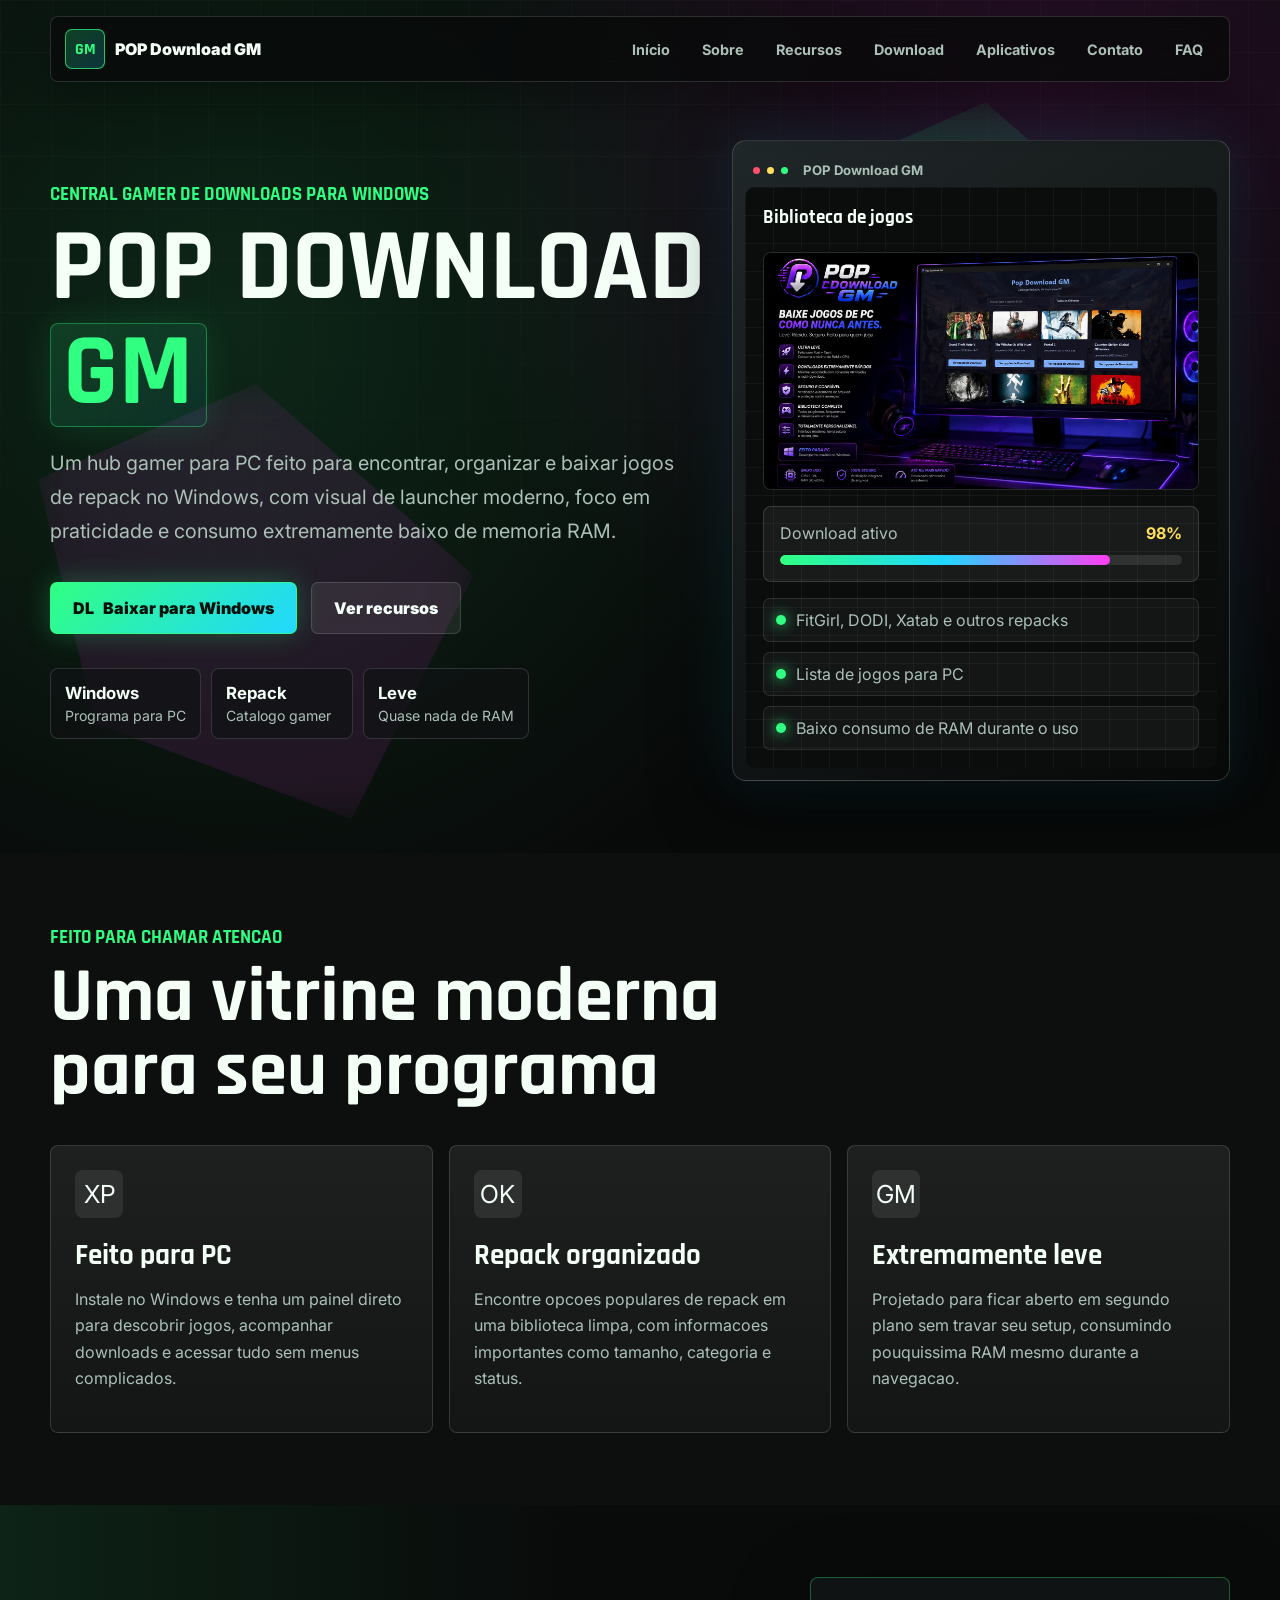
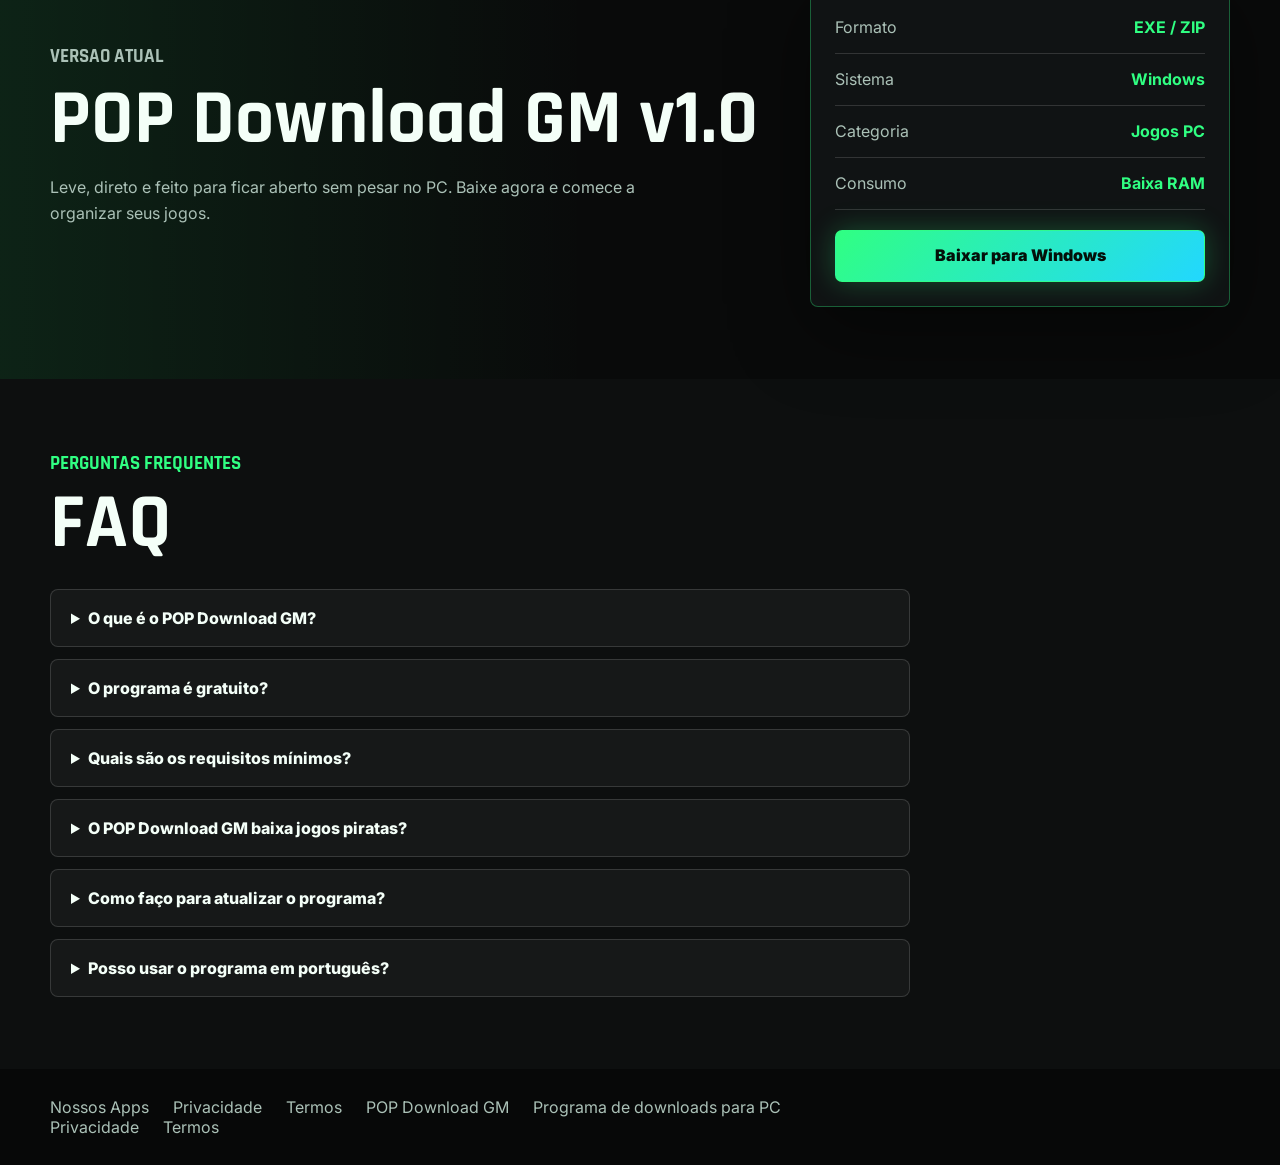
<file: index.html>
<!DOCTYPE html>
<html lang="pt-BR">
<head>
  <meta charset="UTF-8">
  <meta name="viewport" content="width=device-width, initial-scale=1.0">
  <title>POP Download GM</title>
  <meta name="description" content="Site oficial do POP Download GM, programa para Windows que organiza downloads de jogos no PC.">
  <link rel="preconnect" href="https://fonts.googleapis.com">
  <link rel="preconnect" href="https://fonts.gstatic.com" crossorigin>
  <link href="https://fonts.googleapis.com/css2?family=Inter:wght@400;500;700;800;900&family=Rajdhani:wght@600;700&display=swap" rel="stylesheet">
  <link rel="stylesheet" href="styles.css">
</head>
<body>
  <header class="site-header">
    <a class="brand" href="index.html" aria-label="POP Download GM">
      <span class="brand-mark">GM</span>
      <span>POP Download GM</span>
    </a>

    <nav class="nav-links" aria-label="Navegacao principal">
  <a href="index.html">Início</a>
  <a href="about.html">Sobre</a>
  <a href="index.html#recursos">Recursos</a>
  <a href="download.html">Download</a>
  <a href="apps.html">Aplicativos</a>
  <a href="contact.html">Contato</a>
  <a href="index.html#faq">FAQ</a>
</nav>
  </header>

  <main id="top">
    <section class="hero-section">
      <div class="hero-grid" aria-hidden="true"></div>
      <div class="hero-light hero-light-one" aria-hidden="true"></div>
      <div class="hero-light hero-light-two" aria-hidden="true"></div>

      <div class="hero-content">
        <p class="eyebrow">Central gamer de downloads para Windows</p>
        <h1 class="hero-title">
          <span>POP Download</span>
          <span class="hero-title-accent">GM</span>
        </h1>
        <p class="hero-copy">
          Um hub gamer para PC feito para encontrar, organizar e baixar jogos de repack no Windows,
          com visual de launcher moderno, foco em praticidade e consumo extremamente baixo de memoria RAM.
        </p>

        <div class="hero-actions" id="download">
          <a class="button button-primary" href="download.html" aria-label="Baixar POP Download GM">
            <span class="button-icon" aria-hidden="true">DL</span>
            Baixar para Windows
          </a>
          <a class="button button-secondary" href="#recursos">
            Ver recursos
          </a>
        </div>

        <div class="hero-stats" aria-label="Destaques do programa">
          <div>
            <strong>Windows</strong>
            <span>Programa para PC</span>
          </div>
          <div>
            <strong>Repack</strong>
            <span>Catalogo gamer</span>
          </div>
          <div>
            <strong>Leve</strong>
            <span>Quase nada de RAM</span>
          </div>
        </div>
      </div>

      <div class="app-showcase" aria-label="Previa visual do programa">
        <div class="desktop-frame">
          <div class="desktop-top">
            <span></span>
            <span></span>
            <span></span>
            <strong>POP Download GM</strong>
          </div>
          <div class="app-screen">
            <div class="screen-header">
              <span>Biblioteca de jogos</span>
            </div>
            
            <div class="game-cover">
              <img src="cover-preview.jpg" alt="Preview do POP Download GM" class="cover-image">
            </div>

            <div class="progress-panel">
              <span>Download ativo</span>
              <strong>98%</strong>
              <div class="progress-track">
                <div class="progress-fill"></div>
              </div>
            </div>
            <div class="app-list">
              <div><span></span> FitGirl, DODI, Xatab e outros repacks</div>
              <div><span></span> Lista de jogos para PC</div>
              <div><span></span> Baixo consumo de RAM durante o uso</div>
            </div>
          </div>
        </div>
      </div>
    </section>

    <section class="feature-band" id="recursos">
      <div class="section-heading">
        <p class="eyebrow">Feito para chamar atencao</p>
        <h2>Uma vitrine moderna para seu programa</h2>
      </div>

      <div class="feature-grid">
        <article class="feature-card">
          <span class="feature-icon">XP</span>
          <h3>Feito para PC</h3>
          <p>Instale no Windows e tenha um painel direto para descobrir jogos, acompanhar downloads e acessar tudo sem menus complicados.</p>
        </article>
        <article class="feature-card">
          <span class="feature-icon">OK</span>
          <h3>Repack organizado</h3>
          <p>Encontre opcoes populares de repack em uma biblioteca limpa, com informacoes importantes como tamanho, categoria e status.</p>
        </article>
        <article class="feature-card">
          <span class="feature-icon">GM</span>
          <h3>Extremamente leve</h3>
          <p>Projetado para ficar aberto em segundo plano sem travar seu setup, consumindo pouquissima RAM mesmo durante a navegacao.</p>
        </article>
      </div>
    </section>

    <section class="download-band">
      <div class="download-copy">
        <p class="eyebrow">Versao atual</p>
        <h2>POP Download GM v1.0</h2>
        <p>
          Leve, direto e feito para ficar aberto sem pesar no PC. Baixe agora e comece a organizar seus jogos.
        </p>
      </div>

      <div class="download-panel">
        <div class="version-row">
          <span>Formato</span>
          <strong>EXE / ZIP</strong>
        </div>
        <div class="version-row">
          <span>Sistema</span>
          <strong>Windows</strong>
        </div>
        <div class="version-row">
          <span>Categoria</span>
          <strong>Jogos PC</strong>
        </div>
        <div class="version-row">
          <span>Consumo</span>
          <strong>Baixa RAM</strong>
        </div>
        <a class="button button-primary button-full" href="download.html">Baixar para Windows</a>
      </div>
    </section>

    <section class="faq-band" id="faq">
      <div class="section-heading">
        <p class="eyebrow">Perguntas frequentes</p>
        <h2>FAQ</h2>
      </div>

      <div class="faq-list">
        <details>
          <summary>O que é o POP Download GM?</summary>
          <p>É um programa leve para Windows que centraliza e organiza downloads de jogos PC, especialmente repacks. Ele funciona como um hub onde você pode pesquisar, acompanhar progresso e acessar rapidamente seus jogos baixados.</p>
        </details>

        <details>
          <summary>O programa é gratuito?</summary>
          <p>Sim, totalmente gratuito. Não há versão paga nem anúncios dentro do programa.</p>
        </details>

        <details>
          <summary>Quais são os requisitos mínimos?</summary>
          <p>Windows 10 ou 11, conexão com internet, e pouca memória RAM (o programa consome menos de 50MB). O espaço em disco depende dos jogos que você baixar.</p>
        </details>

        <details>
          <summary>O POP Download GM baixa jogos piratas?</summary>
          <p>Não. O programa apenas organiza downloads que você mesmo iniciar de fontes confiáveis. Você é responsável por respeitar os direitos autorais dos jogos.</p>
        </details>

        <details>
          <summary>Como faço para atualizar o programa?</summary>
          <p>Baixe a nova versão no site e instale por cima da anterior. Seus dados (biblioteca, downloads em andamento) serão preservados.</p>
        </details>

        <details>
          <summary>Posso usar o programa em português?</summary>
          <p>Sim, a interface já está em português do Brasil. Futuramente poderemos adicionar outros idiomas.</p>
        </details>
      </div>
    </section>
  </main>

  <footer class="site-footer">
    <div>
      <div style="display: flex; gap: 24px;">
  <a href="apps.html">Nossos Apps</a>
  <a href="privacy.html">Privacidade</a>
  <a href="terms.html">Termos</a>
      <span>POP Download GM</span>
      <span>Programa de downloads para PC</span>
    </div>
    <div style="display: flex; gap: 24px;">
      <a href="privacy.html">Privacidade</a>
      <a href="terms.html">Termos</a>
    </div>
  </footer>
</body>
</html>
</file>
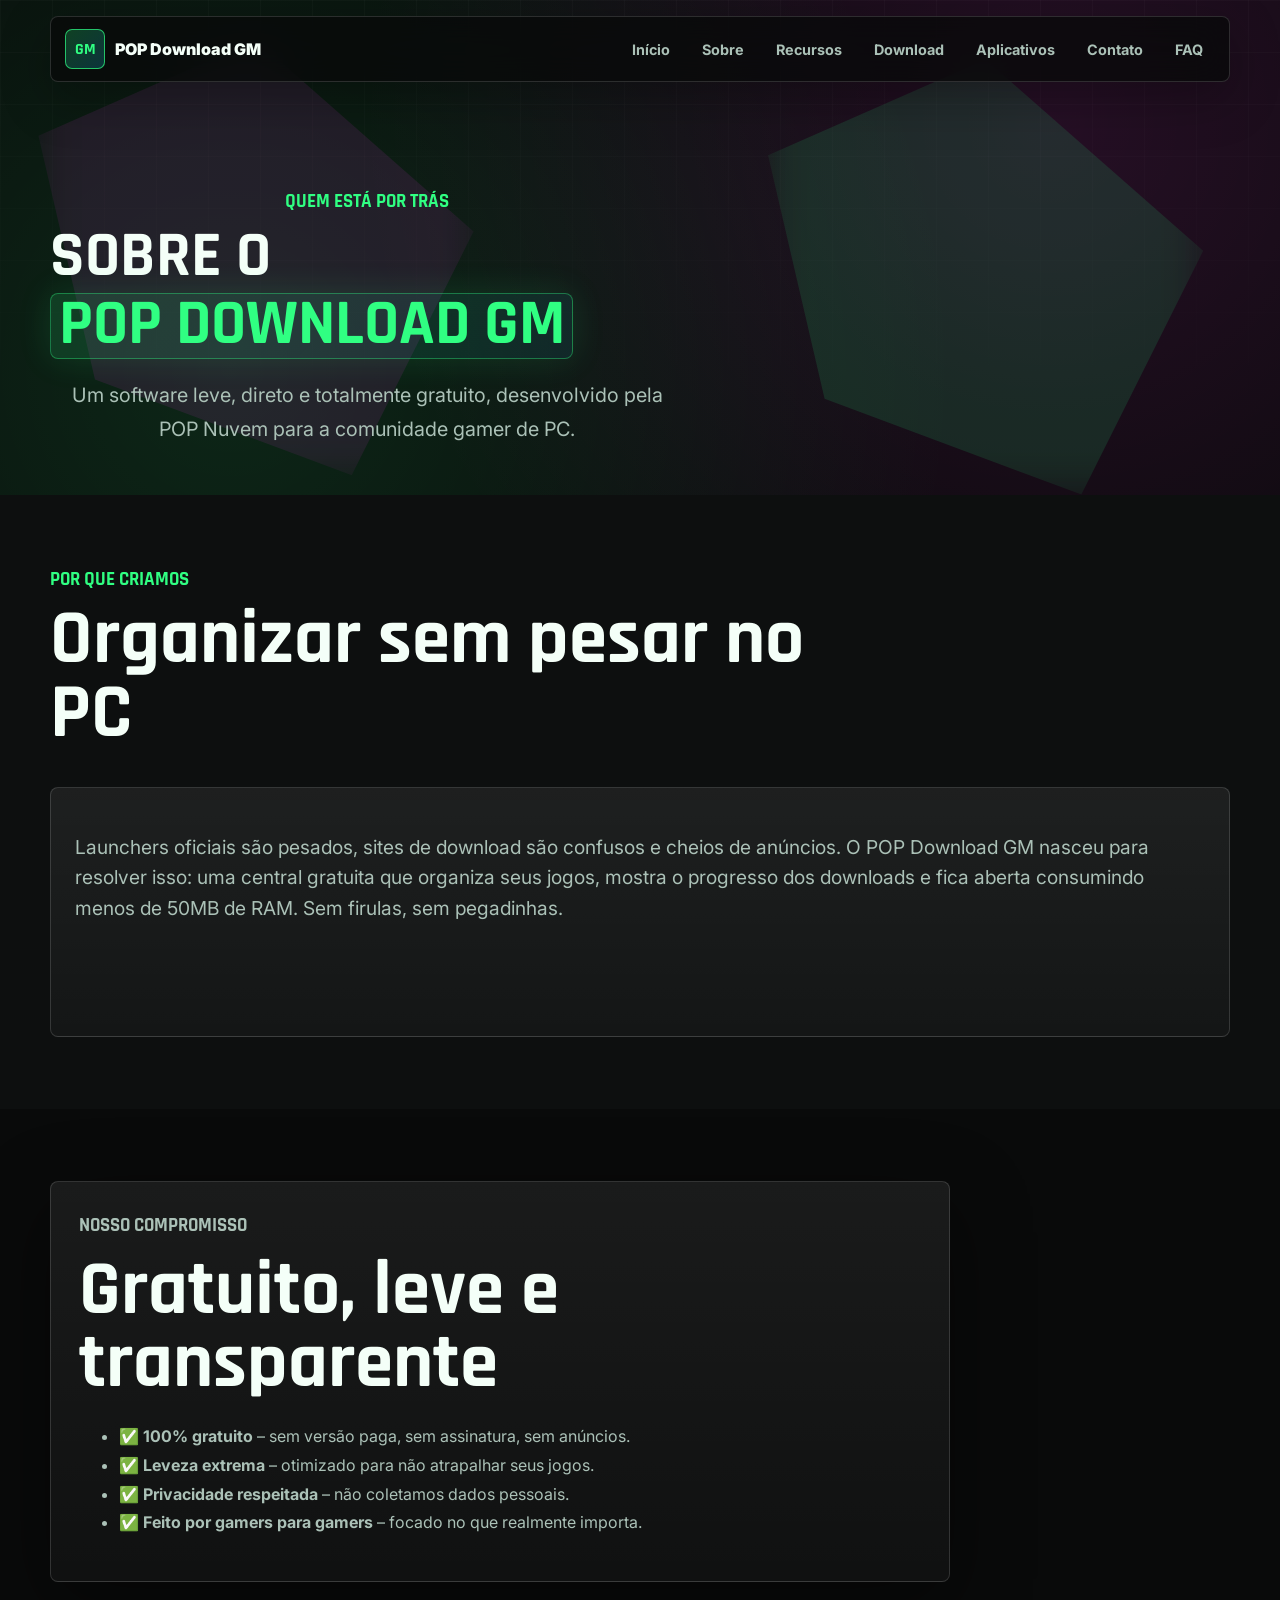
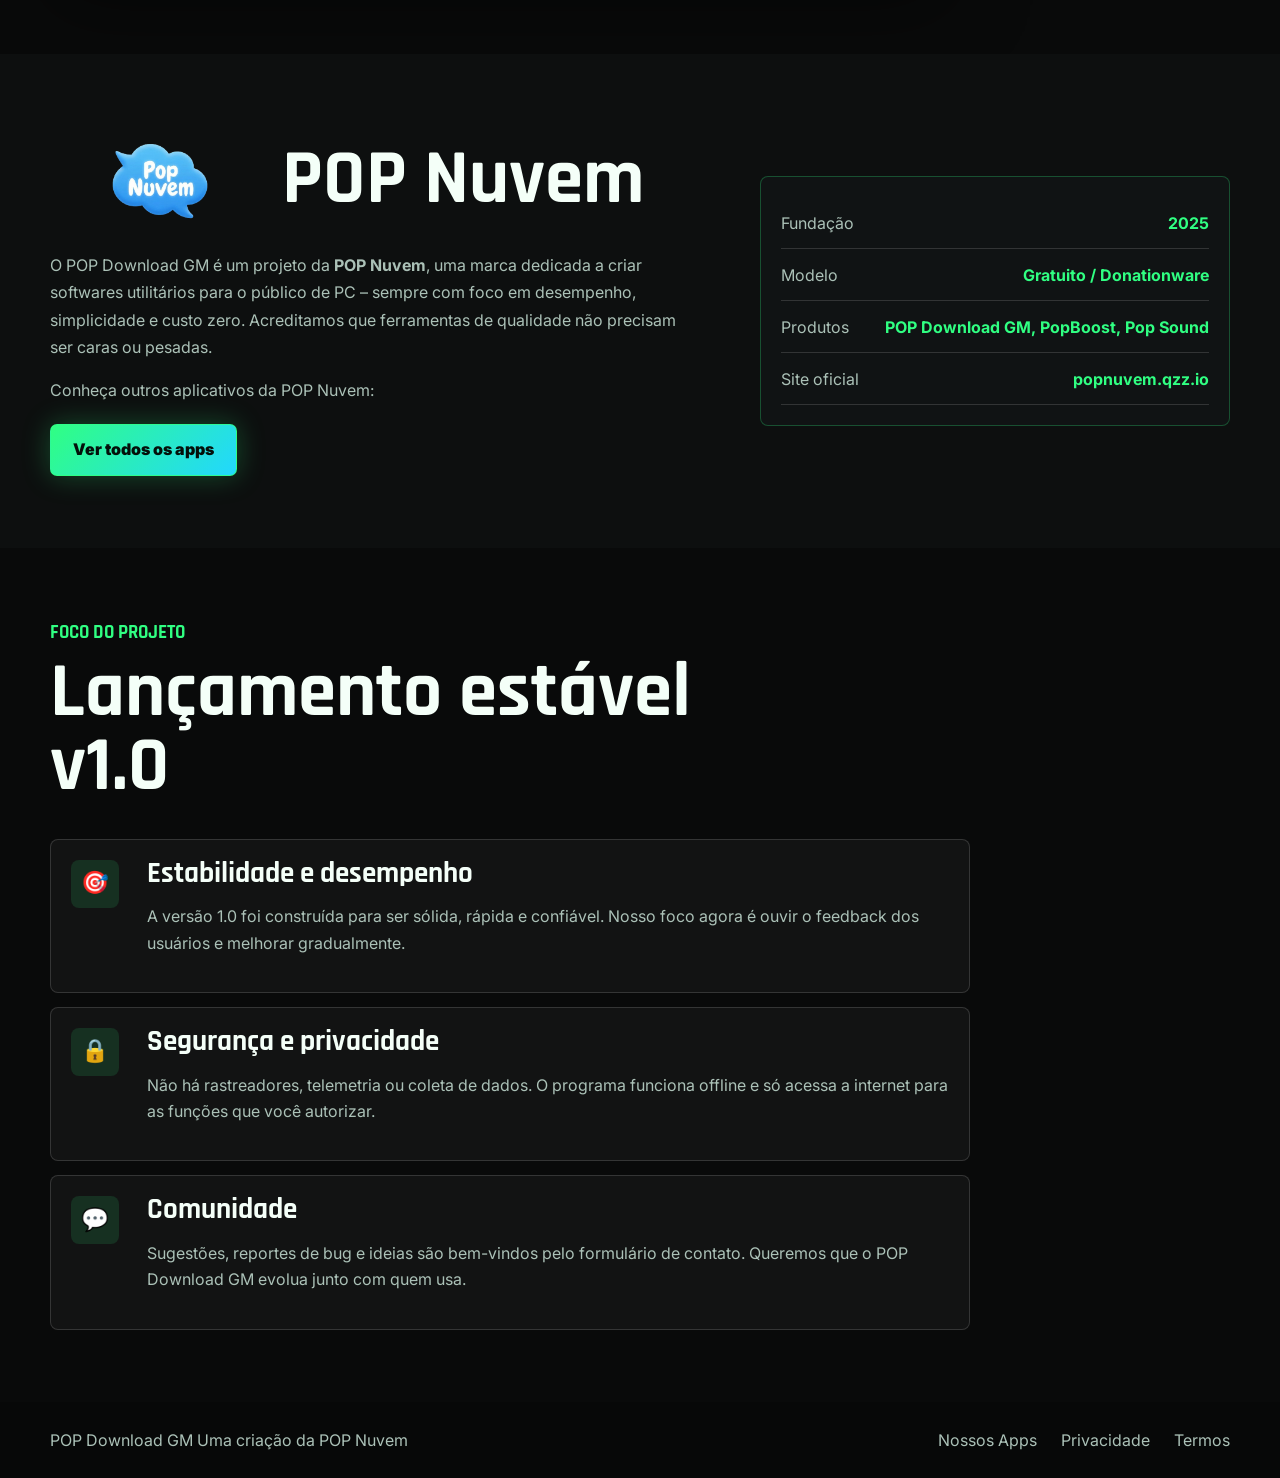
<file: about.html>
<!DOCTYPE html>
<html lang="pt-BR">
<head>
  <meta charset="UTF-8">
  <meta name="viewport" content="width=device-width, initial-scale=1.0">
  <title>Sobre - POP Download GM</title>
  <meta name="description" content="Conheça o POP Download GM, um projeto da POP Nuvem: software leve, gratuito e feito para organizar downloads de jogos no PC com transparência e qualidade.">
  <link rel="preconnect" href="https://fonts.googleapis.com">
  <link rel="preconnect" href="https://fonts.gstatic.com" crossorigin>
  <link href="https://fonts.googleapis.com/css2?family=Inter:wght@400;500;700;800;900&family=Rajdhani:wght@600;700&display=swap" rel="stylesheet">
  <link rel="stylesheet" href="styles.css">
</head>
<body>
  <header class="site-header">
    <a class="brand" href="index.html" aria-label="POP Download GM">
      <span class="brand-mark">GM</span>
      <span>POP Download GM</span>
    </a>
    <nav class="nav-links" aria-label="Navegacao principal">
      <a href="index.html">Início</a>
      <a href="about.html">Sobre</a>
      <a href="index.html#recursos">Recursos</a>
      <a href="download.html">Download</a>
      <a href="apps.html">Aplicativos</a>
      <a href="contact.html">Contato</a>
      <a href="index.html#faq">FAQ</a>
    </nav>
  </header>

  <main>
    <section class="hero-section" style="min-height: 55vh; padding-bottom: 0;">
      <div class="hero-grid" aria-hidden="true"></div>
      <div class="hero-light hero-light-one" aria-hidden="true"></div>
      <div class="hero-light hero-light-two" aria-hidden="true"></div>
      <div class="hero-content" style="text-align: center;">
        <p class="eyebrow">Quem está por trás</p>
        <h1 class="hero-title" style="font-size: clamp(2.5rem, 6vw, 4rem);">
          <span>Sobre o</span>
          <span class="hero-title-accent">POP Download GM</span>
        </h1>
        <p class="hero-copy" style="max-width: 700px; margin: 20px auto 0;">
          Um software leve, direto e totalmente gratuito, desenvolvido pela POP Nuvem para a comunidade gamer de PC.
        </p>
      </div>
    </section>

    <!-- Propósito -->
    <section class="feature-band" style="background: #0d0f0f;">
      <div class="section-heading">
        <p class="eyebrow">Por que criamos</p>
        <h2>Organizar sem pesar no PC</h2>
      </div>
      <div class="feature-grid" style="grid-template-columns: 1fr;">
        <div class="feature-card">
          <p style="font-size: 1.2rem; line-height: 1.6;">Launchers oficiais são pesados, sites de download são confusos e cheios de anúncios. O POP Download GM nasceu para resolver isso: uma central gratuita que organiza seus jogos, mostra o progresso dos downloads e fica aberta consumindo menos de 50MB de RAM. Sem firulas, sem pegadinhas.</p>
        </div>
      </div>
    </section>

    <!-- Valores / Compromissos -->
    <section class="notice-band" style="background: #090a0a;">
      <div class="notice-panel">
        <p class="eyebrow">Nosso compromisso</p>
        <h2>Gratuito, leve e transparente</h2>
        <ul style="color: var(--muted); line-height: 1.8; margin-top: 20px;">
          <li>✅ <strong>100% gratuito</strong> – sem versão paga, sem assinatura, sem anúncios.</li>
          <li>✅ <strong>Leveza extrema</strong> – otimizado para não atrapalhar seus jogos.</li>
          <li>✅ <strong>Privacidade respeitada</strong> – não coletamos dados pessoais.</li>
          <li>✅ <strong>Feito por gamers para gamers</strong> – focado no que realmente importa.</li>
        </ul>
      </div>
    </section>

    <!-- Produtor: POP Nuvem com ícone personalizado -->
    <section class="requirements-band" style="background: #0d0f0f;">
      <div class="requirements-copy">
        <h2 style="display: flex; align-items: center; gap: 12px;">
          <img src="popnuvem-icon.png" alt="POP Nuvem" style="width: 220px; height: 110px; object-fit: contain;">
          <span>POP Nuvem</span>
        </h2>
        <p>O POP Download GM é um projeto da <strong>POP Nuvem</strong>, uma marca dedicada a criar softwares utilitários para o público de PC – sempre com foco em desempenho, simplicidade e custo zero. Acreditamos que ferramentas de qualidade não precisam ser caras ou pesadas.</p>
        <p style="margin-top: 16px;">Conheça outros aplicativos da POP Nuvem:</p>
        <div style="margin-top: 20px;">
          <a href="apps.html" class="button button-primary">Ver todos os apps</a>
        </div>
      </div>
      <div class="requirements-grid">
        <div class="version-row"><span>Fundação</span><strong>2025</strong></div>
        <div class="version-row"><span>Modelo</span><strong>Gratuito / Donationware</strong></div>
        <div class="version-row"><span>Produtos</span><strong>POP Download GM, PopBoost, Pop Sound</strong></div>
        <div class="version-row"><span>Site oficial</span><strong>popnuvem.qzz.io</strong></div>
      </div>
    </section>

    <!-- Foco (substitui o roadmap) -->
    <section class="changelog-band" style="background: #090a0a;">
      <div class="section-heading">
        <p class="eyebrow">Foco do projeto</p>
        <h2>Lançamento estável v1.0</h2>
      </div>
      <div class="timeline">
        <article>
          <span>🎯</span>
          <div>
            <h3>Estabilidade e desempenho</h3>
            <p>A versão 1.0 foi construída para ser sólida, rápida e confiável. Nosso foco agora é ouvir o feedback dos usuários e melhorar gradualmente.</p>
          </div>
        </article>
        <article>
          <span>🔒</span>
          <div>
            <h3>Segurança e privacidade</h3>
            <p>Não há rastreadores, telemetria ou coleta de dados. O programa funciona offline e só acessa a internet para as funções que você autorizar.</p>
          </div>
        </article>
        <article>
          <span>💬</span>
          <div>
            <h3>Comunidade</h3>
            <p>Sugestões, reportes de bug e ideias são bem-vindos pelo formulário de contato. Queremos que o POP Download GM evolua junto com quem usa.</p>
          </div>
        </article>
      </div>
    </section>
  </main>

  <footer class="site-footer">
    <div>
      <span>POP Download GM</span>
      <span>Uma criação da POP Nuvem</span>
    </div>
    <div style="display: flex; gap: 24px;">
      <a href="apps.html">Nossos Apps</a>
      <a href="privacy.html">Privacidade</a>
      <a href="terms.html">Termos</a>
    </div>
  </footer>
</body>
</html>
</file>
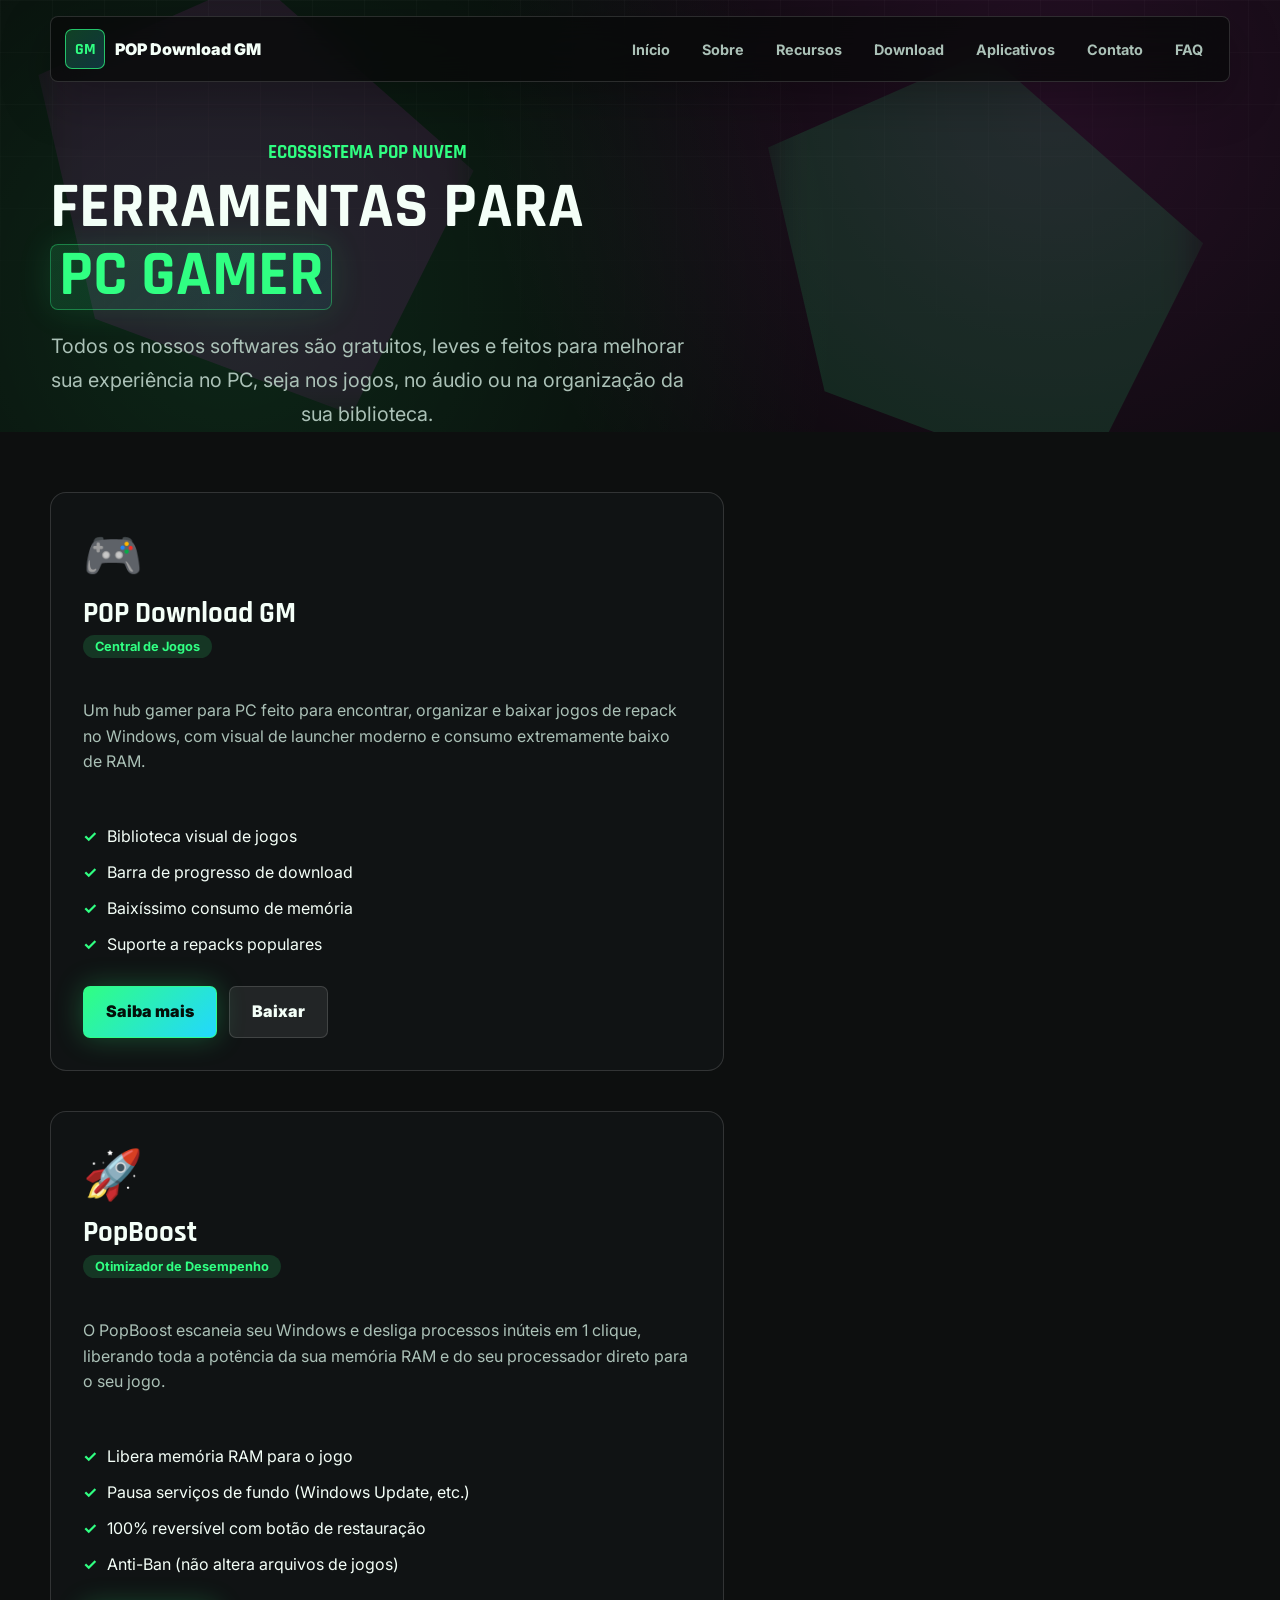
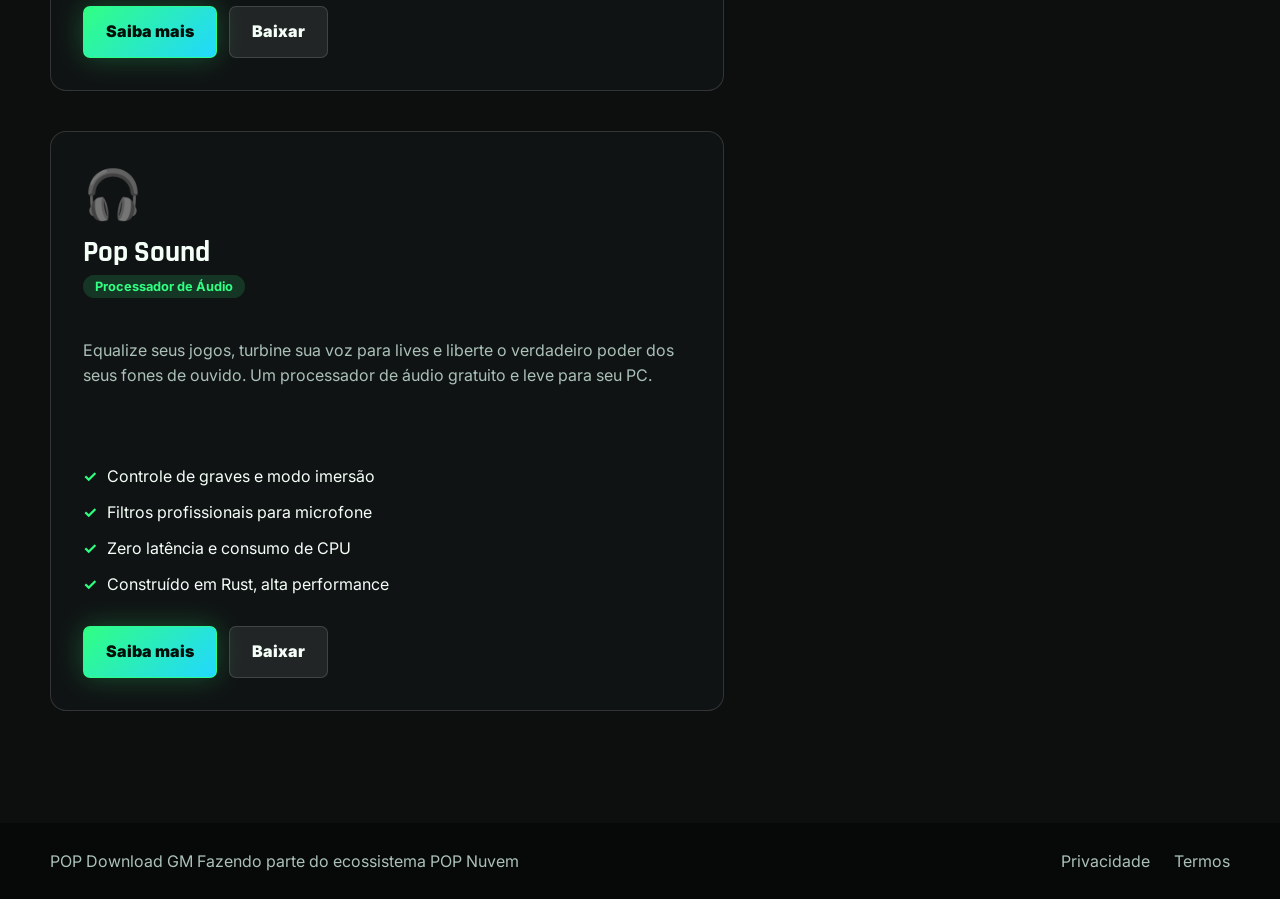
<file: apps.html>
<!DOCTYPE html>
<html lang="pt-BR">
<head>
  <meta charset="UTF-8">
  <meta name="viewport" content="width=device-width, initial-scale=1.0">
  <title>Aplicativos POP Nuvem</title>
  <meta name="description" content="Conheça todos os aplicativos da POP Nuvem: POP Download GM, PopBoost e Pop Sound. Ferramentas gratuitas para turbinar o desempenho do seu PC. Baixe agora!">
  <link rel="preconnect" href="https://fonts.googleapis.com">
  <link rel="preconnect" href="https://fonts.gstatic.com" crossorigin>
  <link href="https://fonts.googleapis.com/css2?family=Inter:wght@400;500;700;800;900&family=Rajdhani:wght@600;700&display=swap" rel="stylesheet">
  <link rel="stylesheet" href="styles.css">
  <style>
    .apps-hero {
      text-align: center;
      background: linear-gradient(135deg, rgba(48, 255, 130, 0.1), rgba(34, 215, 255, 0.1));
      border-radius: 20px;
      padding: 60px 20px;
      margin-bottom: 40px;
    }
    .apps-grid {
      display: grid;
      grid-template-columns: repeat(auto-fit, minmax(320px, 1fr));
      gap: 40px;
      margin: 40px 0;
    }
    .app-card {
      background: var(--panel);
      border: 1px solid var(--line);
      border-radius: 16px;
      padding: 32px;
      transition: transform 0.2s ease, box-shadow 0.2s ease;
    }
    .app-card:hover {
      transform: translateY(-5px);
      box-shadow: var(--shadow);
      border-color: var(--green);
    }
    .app-icon {
      font-size: 3rem;
      margin-bottom: 16px;
      display: inline-block;
    }
    .app-card h3 {
      font-size: 1.8rem;
      margin-bottom: 8px;
    }
    .app-badge {
      display: inline-block;
      background: rgba(48, 255, 130, 0.15);
      color: var(--green);
      padding: 4px 12px;
      border-radius: 20px;
      font-size: 0.8rem;
      font-weight: 700;
      margin-bottom: 20px;
    }
    .app-description {
      color: var(--muted);
      line-height: 1.6;
      margin: 20px 0;
      min-height: 100px;
    }
    .feature-list {
      list-style: none;
      padding: 0;
      margin: 20px 0;
    }
    .feature-list li {
      padding: 8px 0;
      color: var(--text);
      display: flex;
      align-items: center;
      gap: 10px;
    }
    .feature-list li::before {
      content: "✓";
      color: var(--green);
      font-weight: bold;
    }
    .button-group {
      display: flex;
      gap: 12px;
      margin-top: 24px;
      flex-wrap: wrap;
    }
    @media (max-width: 768px) {
      .apps-grid {
        grid-template-columns: 1fr;
      }
      .button-group {
        flex-direction: column;
      }
    }
  </style>
</head>
<body>
  <header class="site-header">
    <a class="brand" href="index.html">
      <span class="brand-mark">GM</span>
      <span>POP Download GM</span>
    </a>
    <nav class="nav-links">
      <a href="index.html">Início</a>
      <a href="about.html">Sobre</a>
      <a href="index.html#recursos">Recursos</a>
      <a href="download.html">Download</a>
      <a href="apps.html">Aplicativos</a>
      <a href="contact.html">Contato</a>
      <a href="index.html#faq">FAQ</a>
    </nav>
  </header>

  <main>
    <div class="hero-section" style="min-height: 40vh; padding-bottom: 0;">
      <div class="hero-grid" aria-hidden="true"></div>
      <div class="hero-light hero-light-one" aria-hidden="true"></div>
      <div class="hero-light hero-light-two" aria-hidden="true"></div>
      <div class="hero-content" style="text-align: center;">
        <p class="eyebrow">Ecossistema POP Nuvem</p>
        <h1 class="hero-title" style="font-size: clamp(2.5rem, 6vw, 4rem);">
          <span>Ferramentas para</span>
          <span class="hero-title-accent">PC Gamer</span>
        </h1>
        <p class="hero-copy" style="max-width: 700px; margin: 20px auto 0;">
          Todos os nossos softwares são gratuitos, leves e feitos para melhorar sua experiência no PC, seja nos jogos, no áudio ou na organização da sua biblioteca.
        </p>
      </div>
    </div>

    <div class="requirements-band" style="background: #0d0f0f; padding-top: 20px;">
      <div class="apps-grid">
        
        <!-- App 1: POP Download GM -->
        <div class="app-card">
          <div class="app-icon">🎮</div>
          <h3>POP Download GM</h3>
          <div class="app-badge">Central de Jogos</div>
          <div class="app-description">
            Um hub gamer para PC feito para encontrar, organizar e baixar jogos de repack no Windows, com visual de launcher moderno e consumo extremamente baixo de RAM.
          </div>
          <ul class="feature-list">
            <li>Biblioteca visual de jogos</li>
            <li>Barra de progresso de download</li>
            <li>Baixíssimo consumo de memória</li>
            <li>Suporte a repacks populares</li>
          </ul>
          <div class="button-group">
            <a href="download.html" class="button button-primary">Saiba mais</a>
            <a href="download.html" class="button button-secondary">Baixar</a>
          </div>
        </div>

        <!-- App 2: PopBoost -->
        <div class="app-card">
          <div class="app-icon">🚀</div>
          <h3>PopBoost</h3>
          <div class="app-badge">Otimizador de Desempenho</div>
          <div class="app-description">
            O PopBoost escaneia seu Windows e desliga processos inúteis em 1 clique, liberando toda a potência da sua memória RAM e do seu processador direto para o seu jogo.
          </div>
          <ul class="feature-list">
            <li>Libera memória RAM para o jogo</li>
            <li>Pausa serviços de fundo (Windows Update, etc.)</li>
            <li>100% reversível com botão de restauração</li>
            <li>Anti-Ban (não altera arquivos de jogos)</li>
          </ul>
          <div class="button-group">
            <a href="https://www.popnuvem.qzz.io/p/pare-de-perder-trocacao-por-causa-de.html" class="button button-primary" target="_blank">Saiba mais</a>
            <a href="https://github.com/emersonsantarem/PopBoost1/releases/tag/Games" class="button button-secondary" target="_blank">Baixar</a>
          </div>
        </div>

        <!-- App 3: Pop Sound -->
        <div class="app-card">
          <div class="app-icon">🎧</div>
          <h3>Pop Sound</h3>
          <div class="app-badge">Processador de Áudio</div>
          <div class="app-description">
            Equalize seus jogos, turbine sua voz para lives e liberte o verdadeiro poder dos seus fones de ouvido. Um processador de áudio gratuito e leve para seu PC.
          </div>
          <ul class="feature-list">
            <li>Controle de graves e modo imersão</li>
            <li>Filtros profissionais para microfone</li>
            <li>Zero latência e consumo de CPU</li>
            <li>Construído em Rust, alta performance</li>
          </ul>
          <div class="button-group">
            <a href="https://www.popnuvem.qzz.io/p/eleve-o-som-do-seu-pc-com-o-pop-sound.html" class="button button-primary" target="_blank">Saiba mais</a>
            <a href="https://github.com/emersonsantarem/PopSound/releases/tag/som" class="button button-secondary" target="_blank">Baixar</a>
          </div>
        </div>
      </div>
    </div>
  </main>

  <footer class="site-footer">
    <div>
      <span>POP Download GM</span>
      <span>Fazendo parte do ecossistema POP Nuvem</span>
    </div>
    <div style="display: flex; gap: 24px;">
      <a href="privacy.html">Privacidade</a>
      <a href="terms.html">Termos</a>
    </div>
  </footer>
</body>
</html>
</file>
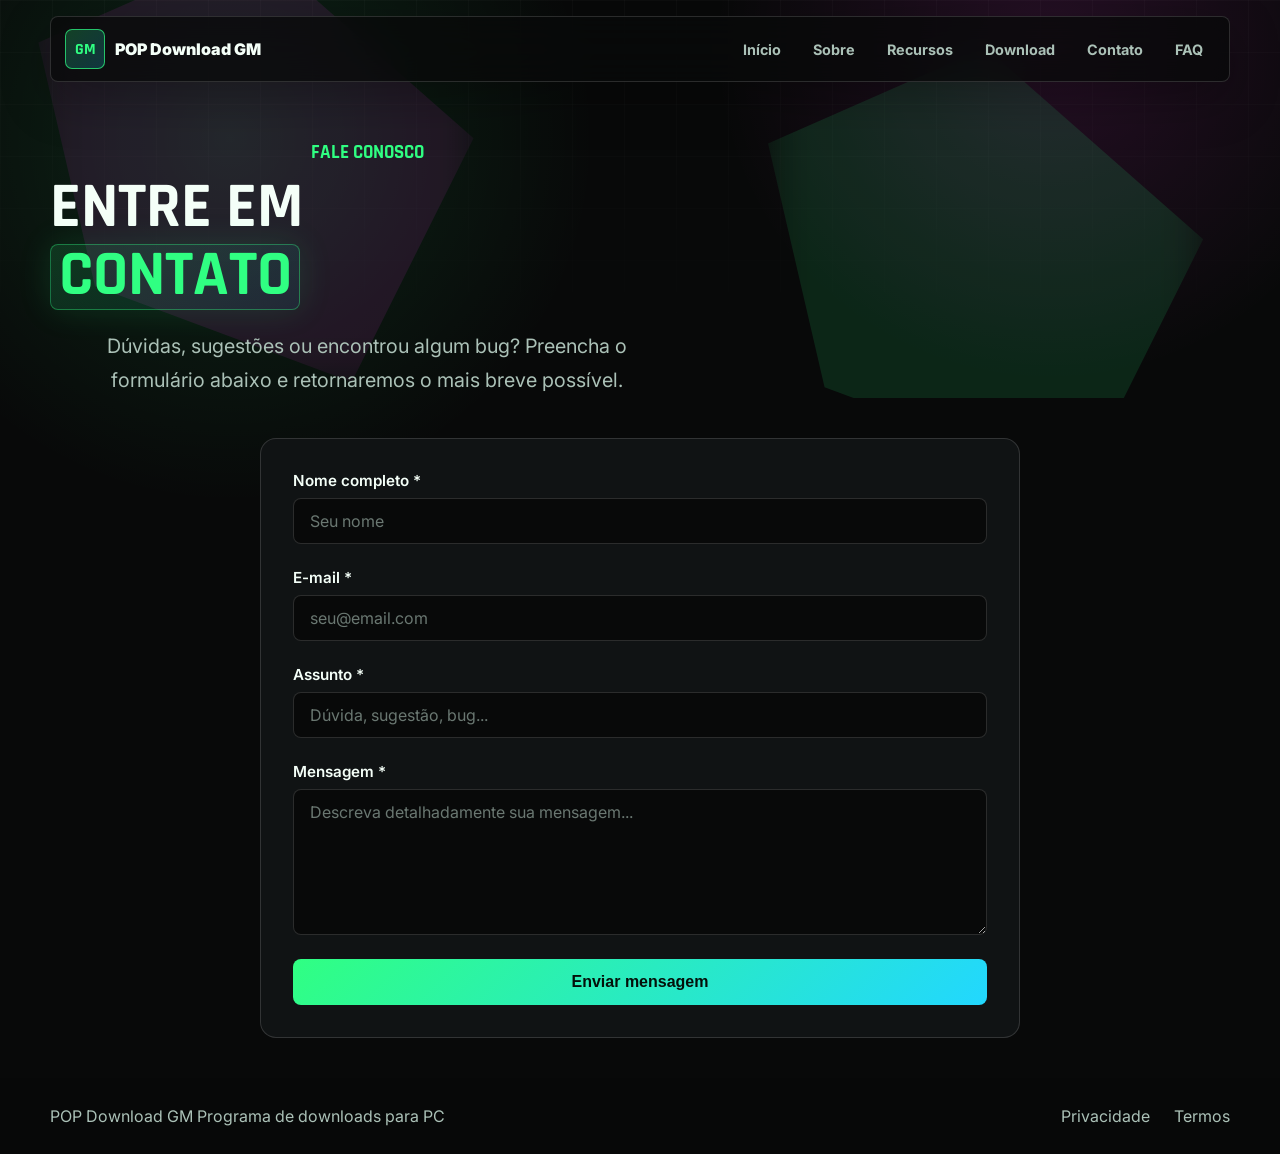
<file: contact.html>
<!DOCTYPE html>
<html lang="pt-BR">
<head>
  <meta charset="UTF-8">
  <meta name="viewport" content="width=device-width, initial-scale=1.0">
  <title>Contato - POP Download GM</title>
  <meta name="description" content="Entre em contato com a equipe do POP Download GM. Tire dúvidas, reporte bugs ou envie sugestões.">
  <link rel="preconnect" href="https://fonts.googleapis.com">
  <link rel="preconnect" href="https://fonts.gstatic.com" crossorigin>
  <link href="https://fonts.googleapis.com/css2?family=Inter:wght@400;500;700;800;900&family=Rajdhani:wght@600;700&display=swap" rel="stylesheet">
  <link rel="stylesheet" href="styles.css">
  <style>
    /* Estilos específicos para a página de contato */
    .contact-container {
      max-width: 800px;
      margin: 0 auto;
      padding: 40px 20px;
    }
    
    .contact-form {
      display: grid;
      gap: 24px;
      background: var(--panel);
      border: 1px solid var(--line);
      border-radius: 16px;
      padding: 32px;
    }
    
    .form-group {
      display: grid;
      gap: 8px;
    }
    
    .form-group label {
      font-weight: 600;
      color: var(--text);
      font-size: 0.95rem;
    }
    
    .form-group input,
    .form-group textarea {
      background: var(--bg);
      border: 1px solid var(--line);
      border-radius: 8px;
      padding: 12px 16px;
      color: var(--text);
      font-family: 'Inter', sans-serif;
      font-size: 1rem;
      transition: all 0.2s ease;
    }
    
    .form-group input:focus,
    .form-group textarea:focus {
      outline: none;
      border-color: var(--green);
      box-shadow: 0 0 0 2px rgba(48, 255, 130, 0.1);
    }
    
    .form-group input::placeholder,
    .form-group textarea::placeholder {
      color: var(--muted);
      opacity: 0.6;
    }
    
    .submit-btn {
      background: linear-gradient(135deg, var(--green), var(--cyan));
      color: #04100a;
      border: none;
      padding: 14px 28px;
      border-radius: 8px;
      font-weight: 800;
      font-size: 1rem;
      cursor: pointer;
      transition: transform 0.2s ease, box-shadow 0.2s ease;
    }
    
    .submit-btn:hover {
      transform: translateY(-2px);
      box-shadow: 0 0 20px rgba(48, 255, 130, 0.3);
    }
    
    .contact-info {
      margin-top: 32px;
      padding: 24px;
      background: var(--panel);
      border: 1px solid var(--line);
      border-radius: 16px;
      text-align: center;
    }
    
    .contact-info h3 {
      color: var(--green);
      margin-bottom: 12px;
    }
    
    .contact-info p {
      color: var(--muted);
    }
    
    .contact-info a {
      color: var(--cyan);
      text-decoration: none;
    }
    
    .contact-info a:hover {
      text-decoration: underline;
    }
    
    .alert {
      padding: 12px 16px;
      border-radius: 8px;
      margin-bottom: 20px;
      font-size: 0.9rem;
    }
    
    .alert-success {
      background: rgba(48, 255, 130, 0.1);
      border: 1px solid var(--green);
      color: var(--green);
    }
    
    .alert-error {
      background: rgba(255, 77, 109, 0.1);
      border: 1px solid var(--danger);
      color: var(--danger);
    }
    
    @media (max-width: 768px) {
      .contact-form {
        padding: 20px;
      }
    }
  </style>
</head>
<body>
  <header class="site-header">
    <a class="brand" href="index.html" aria-label="POP Download GM">
      <span class="brand-mark">GM</span>
      <span>POP Download GM</span>
    </a>
    <nav class="nav-links" aria-label="Navegacao principal">
      <a href="index.html">Início</a>
      <a href="about.html">Sobre</a>
      <a href="index.html#recursos">Recursos</a>
      <a href="download.html">Download</a>
      <a href="contact.html">Contato</a>
      <a href="index.html#faq">FAQ</a>
    </nav>
  </header>

  <main>
    <section class="hero-section" style="min-height: 40vh; padding-bottom: 0;">
      <div class="hero-grid" aria-hidden="true"></div>
      <div class="hero-light hero-light-one" aria-hidden="true"></div>
      <div class="hero-light hero-light-two" aria-hidden="true"></div>
      
      <div class="hero-content" style="text-align: center;">
        <p class="eyebrow">Fale Conosco</p>
        <h1 class="hero-title" style="font-size: clamp(2.5rem, 6vw, 4rem);">
          <span>Entre em</span>
          <span class="hero-title-accent">Contato</span>
        </h1>
        <p class="hero-copy" style="max-width: 600px; margin: 20px auto 0;">
          Dúvidas, sugestões ou encontrou algum bug? Preencha o formulário abaixo e retornaremos o mais breve possível.
        </p>
      </div>
    </section>

    <div class="contact-container">
      <!-- Formulário com Formspree -->
      <form class="contact-form" action="https://formspree.io/f/mkoakvvk" method="POST">
        <!-- Campo honeypot anti-spam (escondido para humanos, visível para bots) -->
        <input type="text" name="_gotcha" style="display: none;">
        
        <!-- Redirecionamento após envio bem-sucedido -->
        <input type="hidden" name="_next" value="https://emersonsantarem.github.io/pop-download-gm/obrigado.html">
        
        <div class="form-group">
          <label for="name">Nome completo *</label>
          <input type="text" id="name" name="name" placeholder="Seu nome" required>
        </div>
        
        <div class="form-group">
          <label for="email">E-mail *</label>
          <input type="email" id="email" name="email" placeholder="seu@email.com" required>
        </div>
        
        <div class="form-group">
          <label for="subject">Assunto *</label>
          <input type="text" id="subject" name="subject" placeholder="Dúvida, sugestão, bug..." required>
        </div>
        
        <div class="form-group">
          <label for="message">Mensagem *</label>
          <textarea id="message" name="message" rows="6" placeholder="Descreva detalhadamente sua mensagem..." required></textarea>
        </div>
        
        <button type="submit" class="submit-btn">Enviar mensagem</button>
      </form>
      
  </main>

  <footer class="site-footer">
    <div>
      <span>POP Download GM</span>
      <span>Programa de downloads para PC</span>
    </div>
    <div style="display: flex; gap: 24px;">
      <a href="privacy.html">Privacidade</a>
      <a href="terms.html">Termos</a>
    </div>
  </footer>
</body>
</html>
</file>
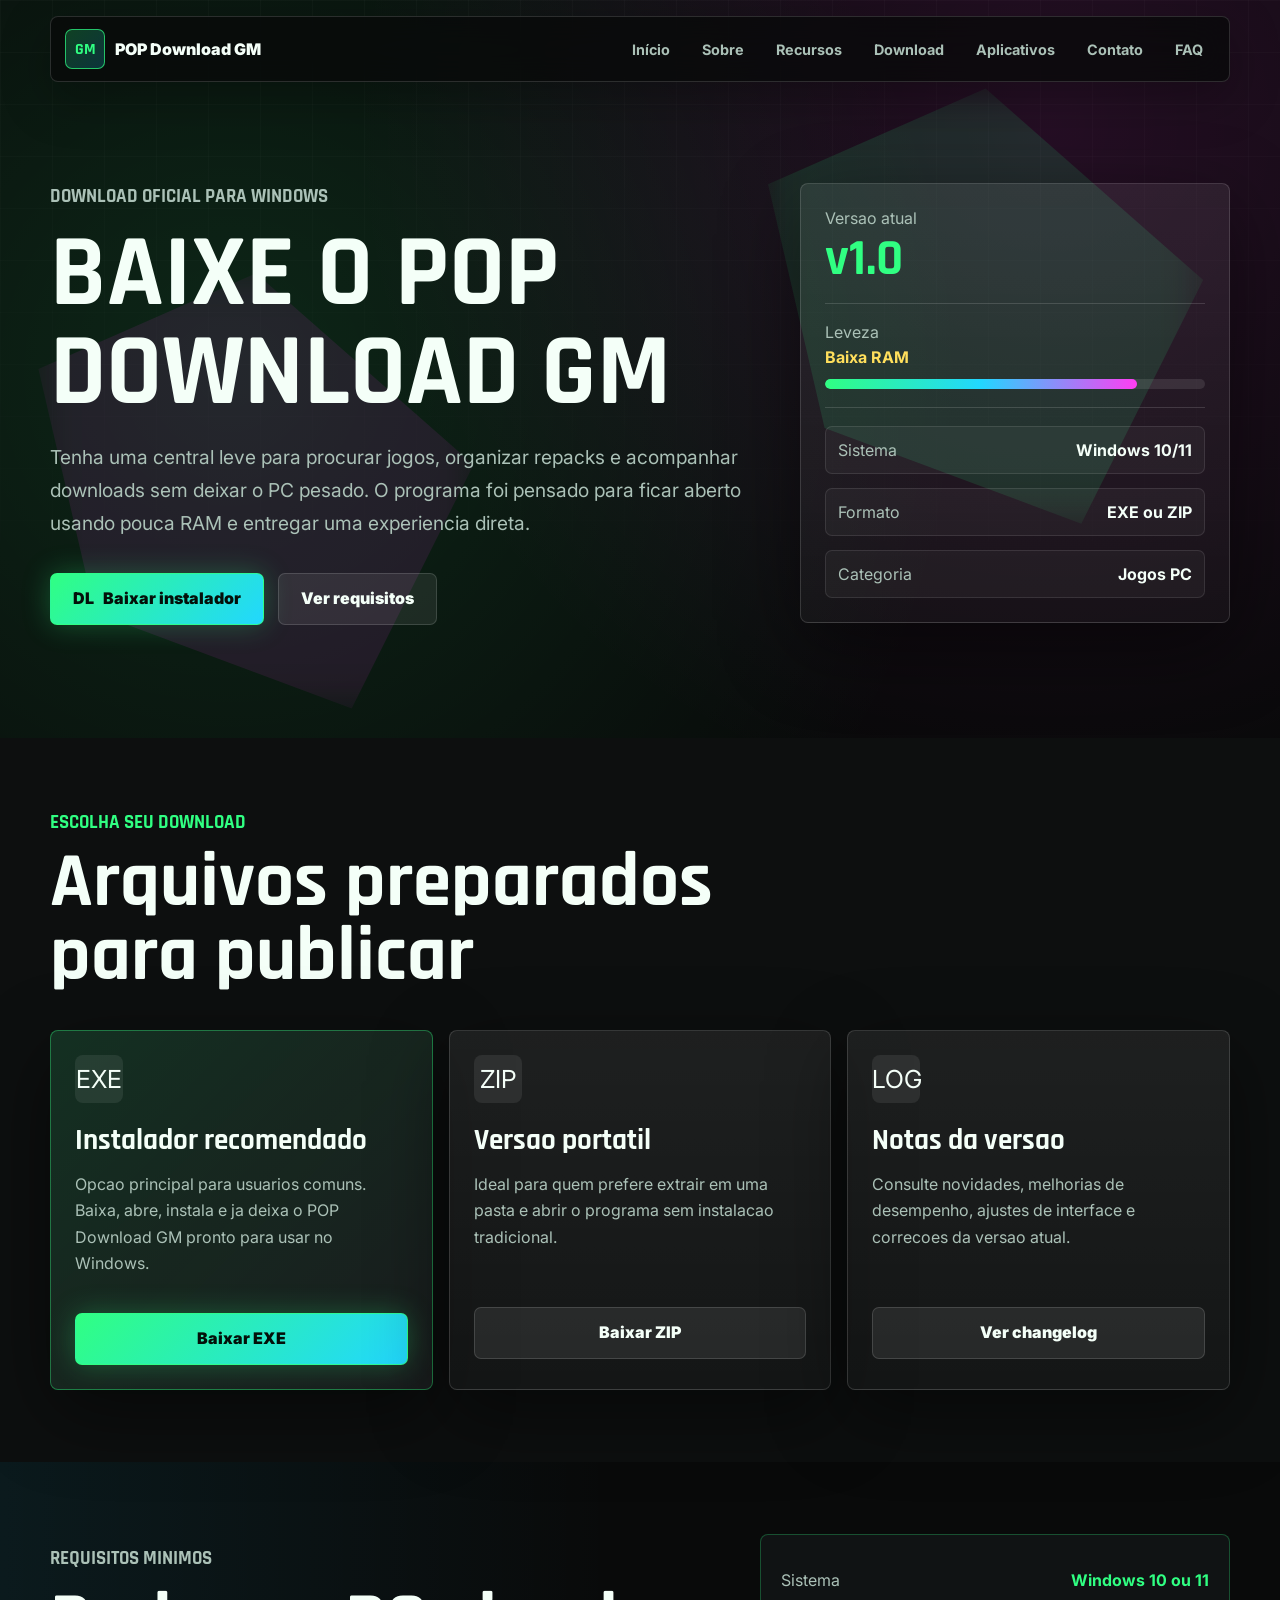
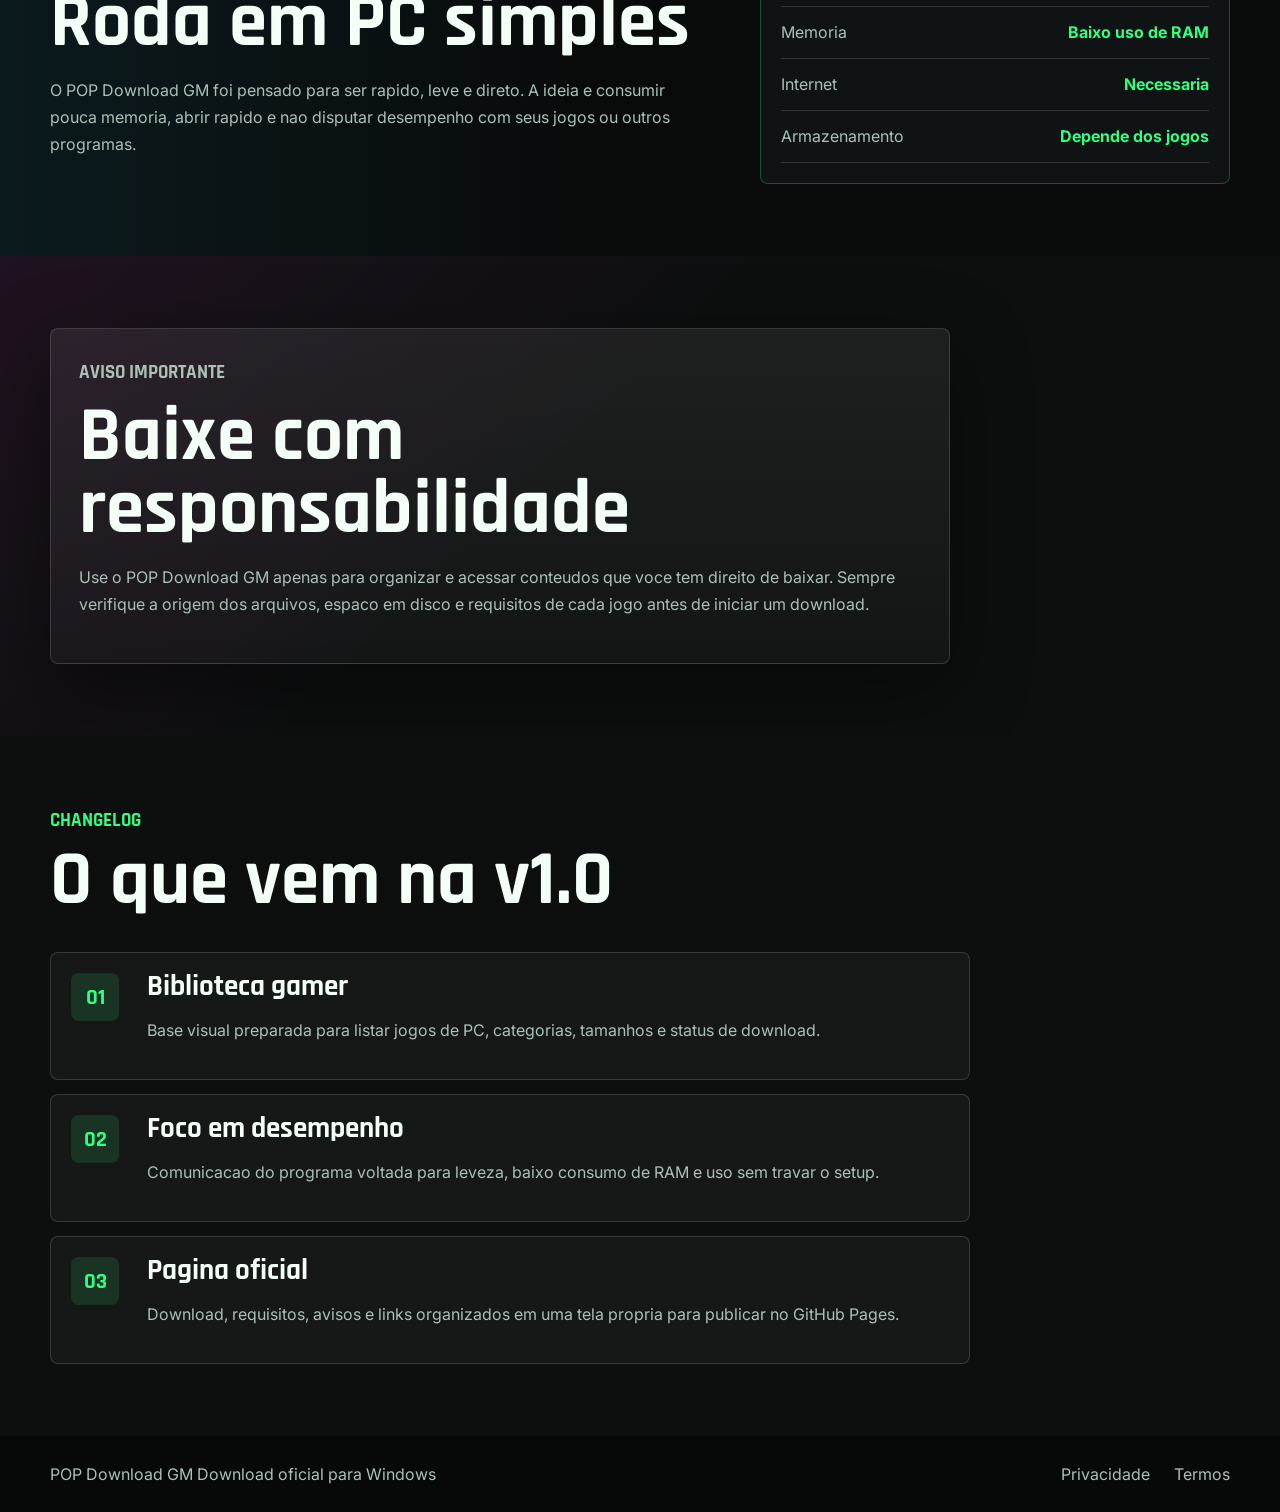
<file: download.html>
<!DOCTYPE html>
<html lang="pt-BR">
<head>
  <meta charset="UTF-8">
  <meta name="viewport" content="width=device-width, initial-scale=1.0">
  <title>Download - POP Download GM</title>
  <meta name="description" content="Baixe o POP Download GM para Windows, um hub leve para organizar downloads de jogos no PC.">
  <link rel="preconnect" href="https://fonts.googleapis.com">
  <link rel="preconnect" href="https://fonts.gstatic.com" crossorigin>
  <link href="https://fonts.googleapis.com/css2?family=Inter:wght@400;500;700;800;900&family=Rajdhani:wght@600;700&display=swap" rel="stylesheet">
  <link rel="stylesheet" href="styles.css">
</head>
<body>
  <header class="site-header">
    <a class="brand" href="index.html" aria-label="POP Download GM">
      <span class="brand-mark">GM</span>
      <span>POP Download GM</span>
    </a>

    <nav class="nav-links" aria-label="Navegacao principal">
  <a href="index.html">Início</a>
  <a href="about.html">Sobre</a>
  <a href="index.html#recursos">Recursos</a>
  <a href="download.html">Download</a>
  <a href="apps.html">Aplicativos</a>
  <a href="contact.html">Contato</a>
  <a href="index.html#faq">FAQ</a>
</nav>
  </header>

  <main>
    <section class="download-hero">
      <div class="hero-grid" aria-hidden="true"></div>
      <div class="hero-light hero-light-one" aria-hidden="true"></div>
      <div class="hero-light hero-light-two" aria-hidden="true"></div>

      <div class="download-hero-copy">
        <p class="eyebrow">Download oficial para Windows</p>
        <h1 class="download-title">Baixe o POP Download GM</h1>
        <p>
          Tenha uma central leve para procurar jogos, organizar repacks e acompanhar downloads sem deixar o PC pesado.
          O programa foi pensado para ficar aberto usando pouca RAM e entregar uma experiencia direta.
        </p>

        <div class="hero-actions">
          <a class="button button-primary" href="" aria-label="Baixar instalador do POP Download GM">
            <span class="button-icon" aria-hidden="true">DL</span>
            Baixar instalador
          </a>
          <a class="button button-secondary" href="#requisitos">Ver requisitos</a>
        </div>
      </div>

      <aside class="release-card" aria-label="Dados da versao atual">
        <div class="release-status">
          <span>Versao atual</span>
          <strong>v1.0</strong>
        </div>
        <div class="release-meter">
          <span>Leveza</span>
          <strong>Baixa RAM</strong>
          <div class="progress-track">
            <div class="progress-fill"></div>
          </div>
        </div>
        <div class="release-specs">
          <div>
            <span>Sistema</span>
            <strong>Windows 10/11</strong>
          </div>
          <div>
            <span>Formato</span>
            <strong>EXE ou ZIP</strong>
          </div>
          <div>
            <span>Categoria</span>
            <strong>Jogos PC</strong>
          </div>
        </div>
      </aside>
    </section>

    <section class="download-options-band">
      <div class="section-heading">
        <p class="eyebrow">Escolha seu download</p>
        <h2>Arquivos preparados para publicar</h2>
      </div>

      <div class="download-options-grid">
        <article class="download-option is-featured">
          <span class="feature-icon">EXE</span>
          <h3>Instalador recomendado</h3>
          <p>Opcao principal para usuarios comuns. Baixa, abre, instala e ja deixa o POP Download GM pronto para usar no Windows.</p>
          <a class="button button-primary button-full" href="">Baixar EXE</a>
        </article>

        <article class="download-option">
          <span class="feature-icon">ZIP</span>
          <h3>Versao portatil</h3>
          <p>Ideal para quem prefere extrair em uma pasta e abrir o programa sem instalacao tradicional.</p>
          <a class="button button-secondary button-full" href="https://github.com/emersonsantarem/Pop-Download-GM/releases/download/v1.0/pop-download-gm_0.1.0_x64-setup.zip">Baixar ZIP</a>
        </article>

        <article class="download-option">
          <span class="feature-icon">LOG</span>
          <h3>Notas da versao</h3>
          <p>Consulte novidades, melhorias de desempenho, ajustes de interface e correcoes da versao atual.</p>
          <a class="button button-secondary button-full" href="#changelog">Ver changelog</a>
        </article>
      </div>
    </section>

    <section class="requirements-band" id="requisitos">
      <div class="requirements-copy">
        <p class="eyebrow">Requisitos minimos</p>
        <h2>Roda em PC simples</h2>
        <p>
          O POP Download GM foi pensado para ser rapido, leve e direto. A ideia e consumir pouca memoria,
          abrir rapido e nao disputar desempenho com seus jogos ou outros programas.
        </p>
      </div>

      <div class="requirements-grid">
        <div class="version-row">
          <span>Sistema</span>
          <strong>Windows 10 ou 11</strong>
        </div>
        <div class="version-row">
          <span>Memoria</span>
          <strong>Baixo uso de RAM</strong>
        </div>
        <div class="version-row">
          <span>Internet</span>
          <strong>Necessaria</strong>
        </div>
        <div class="version-row">
          <span>Armazenamento</span>
          <strong>Depende dos jogos</strong>
        </div>
      </div>
    </section>

    <section class="notice-band">
      <div class="notice-panel">
        <p class="eyebrow">Aviso importante</p>
        <h2>Baixe com responsabilidade</h2>
        <p>
          Use o POP Download GM apenas para organizar e acessar conteudos que voce tem direito de baixar.
          Sempre verifique a origem dos arquivos, espaco em disco e requisitos de cada jogo antes de iniciar um download.
        </p>
      </div>
    </section>

    <section class="changelog-band" id="changelog">
      <div class="section-heading">
        <p class="eyebrow">Changelog</p>
        <h2>O que vem na v1.0</h2>
      </div>

      <div class="timeline">
        <article>
          <span>01</span>
          <div>
            <h3>Biblioteca gamer</h3>
            <p>Base visual preparada para listar jogos de PC, categorias, tamanhos e status de download.</p>
          </div>
        </article>
        <article>
          <span>02</span>
          <div>
            <h3>Foco em desempenho</h3>
            <p>Comunicacao do programa voltada para leveza, baixo consumo de RAM e uso sem travar o setup.</p>
          </div>
        </article>
        <article>
          <span>03</span>
          <div>
            <h3>Pagina oficial</h3>
            <p>Download, requisitos, avisos e links organizados em uma tela propria para publicar no GitHub Pages.</p>
          </div>
        </article>
      </div>
      <!-- Link "Ver changelog completo" removido -->
    </section>
  </main>

  <footer class="site-footer">
    <div>
      <span>POP Download GM</span>
      <span>Download oficial para Windows</span>
    </div>
    <div style="display: flex; gap: 24px;">
      <a href="privacy.html">Privacidade</a>
      <a href="terms.html">Termos</a>
    </div>
  </footer>
</body>
</html>
</file>
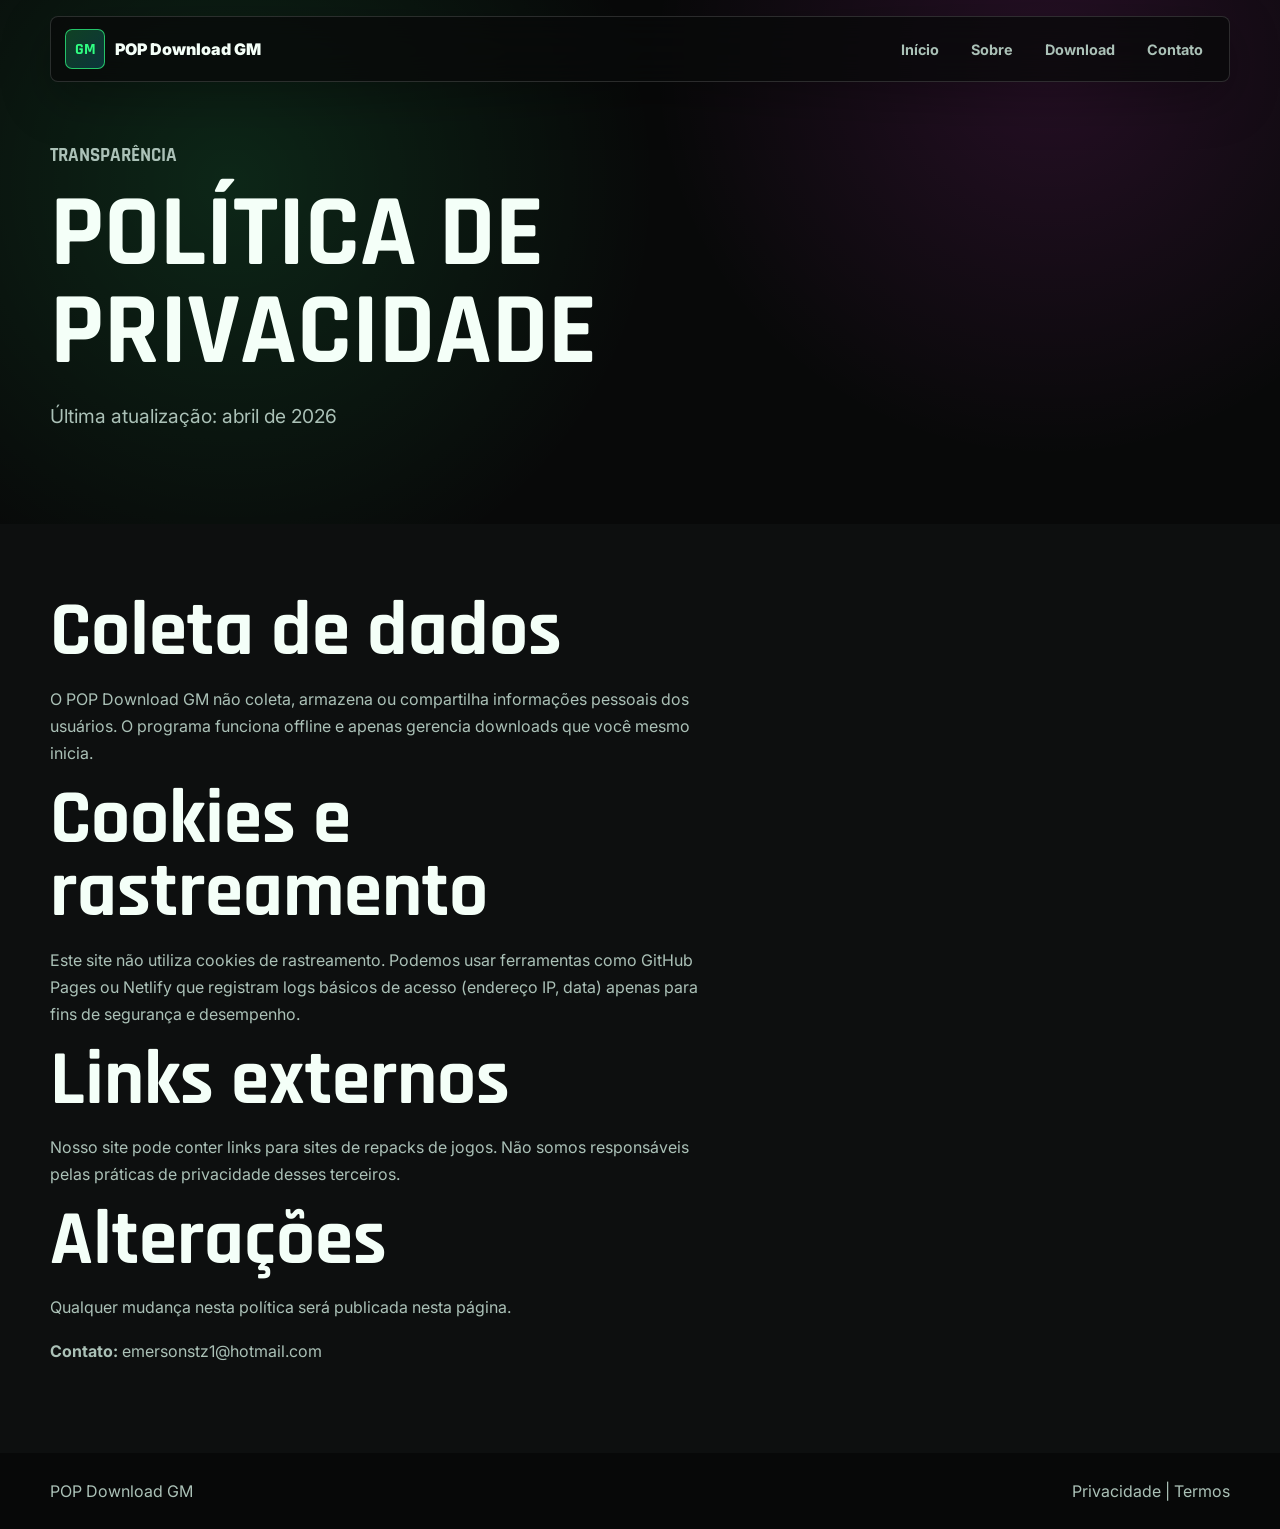
<file: privacy.html>
<!DOCTYPE html>
<html lang="pt-BR">
<head>
  <meta charset="UTF-8">
  <meta name="viewport" content="width=device-width, initial-scale=1.0">
  <title>Privacidade - POP Download GM</title>
  <link rel="preconnect" href="https://fonts.googleapis.com">
  <link rel="preconnect" href="https://fonts.gstatic.com" crossorigin>
  <link href="https://fonts.googleapis.com/css2?family=Inter:wght@400;500;700;800;900&family=Rajdhani:wght@600;700&display=swap" rel="stylesheet">
  <link rel="stylesheet" href="styles.css">
</head>
<body>
  <header class="site-header">
    <a class="brand" href="index.html"><span class="brand-mark">GM</span><span>POP Download GM</span></a>
    <nav class="nav-links">
      <a href="index.html">Início</a><a href="about.html">Sobre</a><a href="download.html">Download</a><a href="contact.html">Contato</a>
    </nav>
  </header>

  <main>
    <section class="download-hero" style="min-height: 40vh;">
      <div class="download-hero-copy">
        <p class="eyebrow">Transparência</p>
        <h1 class="download-title">Política de Privacidade</h1>
        <p>Última atualização: abril de 2026</p>
      </div>
    </section>

    <section class="requirements-band" style="background: #0d0f0f;">
      <div class="requirements-copy">
        <h2>Coleta de dados</h2>
        <p>O POP Download GM não coleta, armazena ou compartilha informações pessoais dos usuários. O programa funciona offline e apenas gerencia downloads que você mesmo inicia.</p>
        <h2>Cookies e rastreamento</h2>
        <p>Este site não utiliza cookies de rastreamento. Podemos usar ferramentas como GitHub Pages ou Netlify que registram logs básicos de acesso (endereço IP, data) apenas para fins de segurança e desempenho.</p>
        <h2>Links externos</h2>
        <p>Nosso site pode conter links para sites de repacks de jogos. Não somos responsáveis pelas práticas de privacidade desses terceiros.</p>
        <h2>Alterações</h2>
        <p>Qualquer mudança nesta política será publicada nesta página.</p>
        <p><strong>Contato:</strong> emersonstz1@hotmail.com</p>
      </div>
    </section>
  </main>

  <footer class="site-footer">
    <div><span>POP Download GM</span></div>
    <div><a href="privacy.html">Privacidade</a> | <a href="terms.html">Termos</a></div>
  </footer>
</body>
</html>
</file>
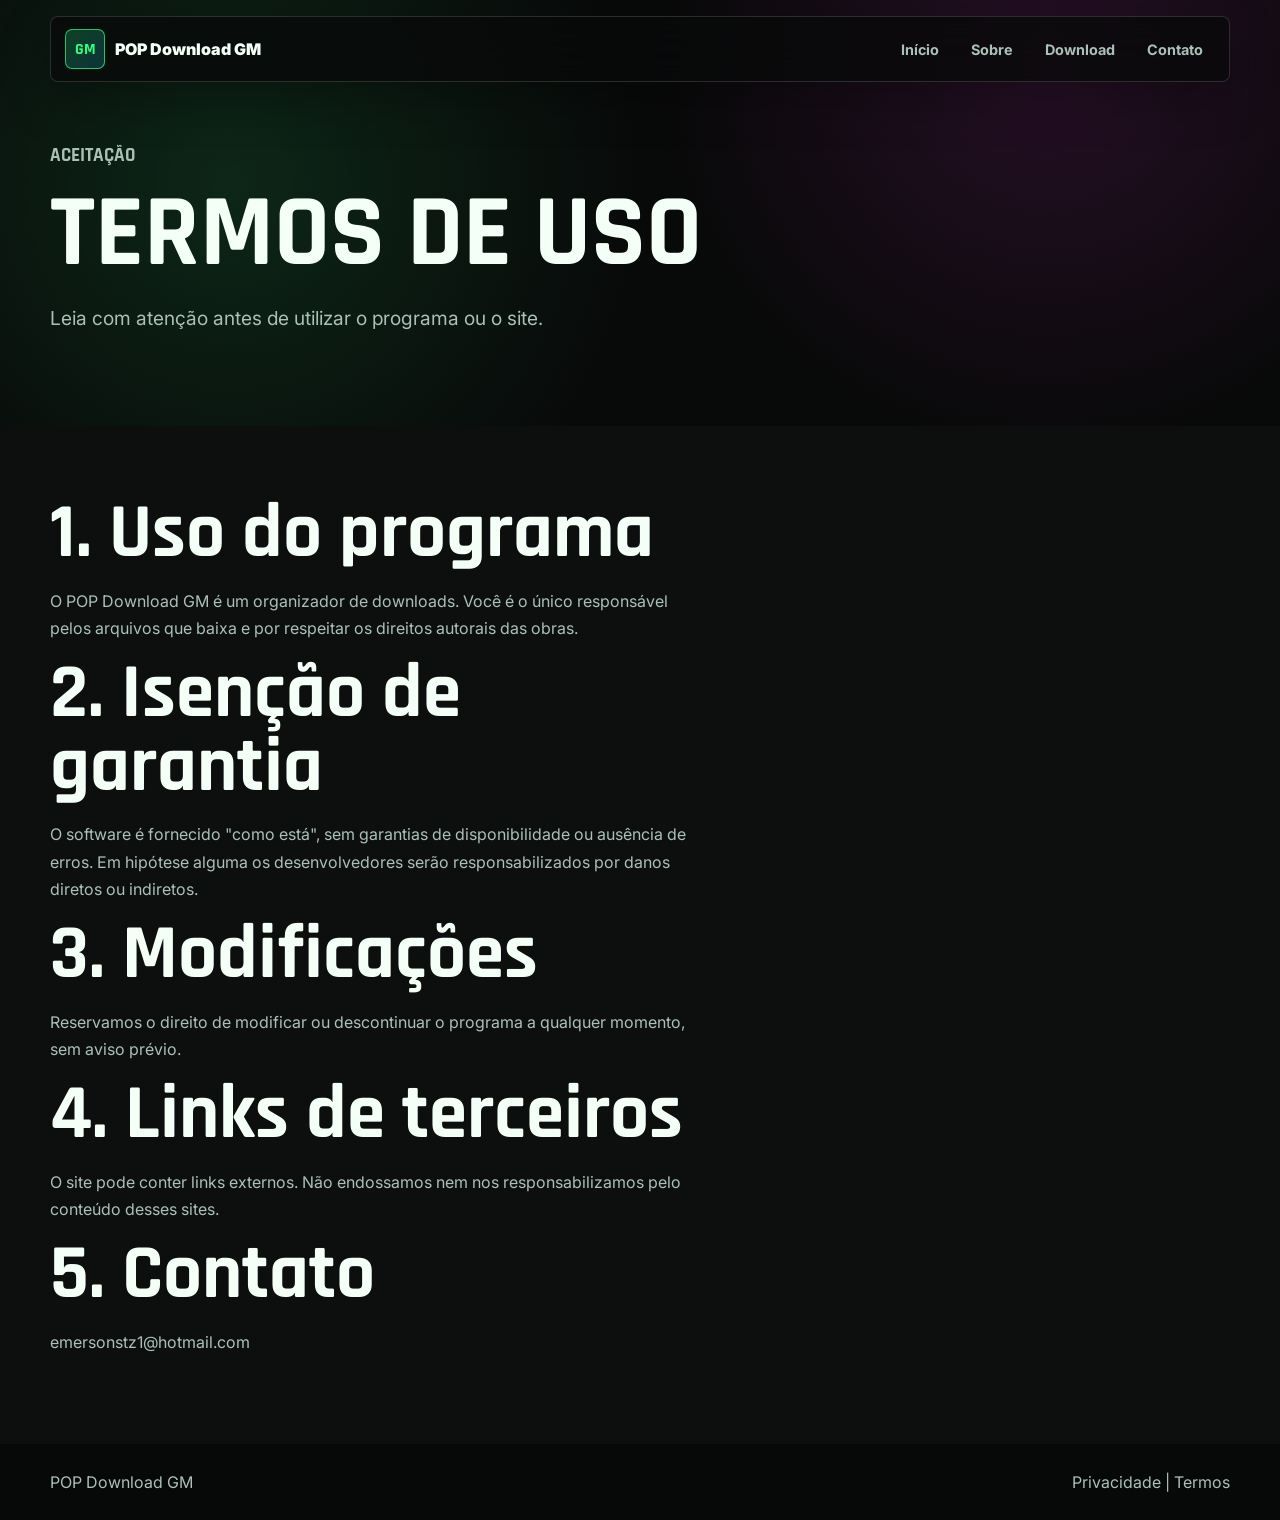
<file: terms.html>
<!DOCTYPE html>
<html lang="pt-BR">
<head>
  <meta charset="UTF-8">
  <meta name="viewport" content="width=device-width, initial-scale=1.0">
  <title>Termos de Uso - POP Download GM</title>
  <link rel="preconnect" href="https://fonts.googleapis.com">
  <link rel="preconnect" href="https://fonts.gstatic.com" crossorigin>
  <link href="https://fonts.googleapis.com/css2?family=Inter:wght@400;500;700;800;900&family=Rajdhani:wght@600;700&display=swap" rel="stylesheet">
  <link rel="stylesheet" href="styles.css">
</head>
<body>
  <header class="site-header">
    <a class="brand" href="index.html"><span class="brand-mark">GM</span><span>POP Download GM</span></a>
    <nav class="nav-links">
      <a href="index.html">Início</a><a href="about.html">Sobre</a><a href="download.html">Download</a><a href="contact.html">Contato</a>
    </nav>
  </header>

  <main>
    <section class="download-hero" style="min-height: 40vh;">
      <div class="download-hero-copy">
        <p class="eyebrow">Aceitação</p>
        <h1 class="download-title">Termos de Uso</h1>
        <p>Leia com atenção antes de utilizar o programa ou o site.</p>
      </div>
    </section>

    <section class="requirements-band" style="background: #0d0f0f;">
      <div class="requirements-copy">
        <h2>1. Uso do programa</h2>
        <p>O POP Download GM é um organizador de downloads. Você é o único responsável pelos arquivos que baixa e por respeitar os direitos autorais das obras.</p>
        <h2>2. Isenção de garantia</h2>
        <p>O software é fornecido "como está", sem garantias de disponibilidade ou ausência de erros. Em hipótese alguma os desenvolvedores serão responsabilizados por danos diretos ou indiretos.</p>
        <h2>3. Modificações</h2>
        <p>Reservamos o direito de modificar ou descontinuar o programa a qualquer momento, sem aviso prévio.</p>
        <h2>4. Links de terceiros</h2>
        <p>O site pode conter links externos. Não endossamos nem nos responsabilizamos pelo conteúdo desses sites.</p>
        <h2>5. Contato</h2>
        <p>emersonstz1@hotmail.com</p>
      </div>
    </section>
  </main>

  <footer class="site-footer">
    <div><span>POP Download GM</span></div>
    <div><a href="privacy.html">Privacidade</a> | <a href="terms.html">Termos</a></div>
  </footer>
</body>
</html>
</file>
<file: styles.css>
:root {
  --bg: #080909;
  --panel: #101314;
  --panel-strong: #171b1c;
  --line: rgba(255, 255, 255, 0.14);
  --text: #f4fff8;
  --muted: #abc1b7;
  --green: #30ff82;
  --cyan: #22d7ff;
  --pink: #ff3df2;
  --yellow: #ffdf5c;
  --danger: #ff4d6d;
  --shadow: 0 24px 80px rgba(0, 0, 0, 0.45);
}

* {
  box-sizing: border-box;
}

html {
  scroll-behavior: smooth;
}

body {
  margin: 0;
  min-width: 320px;
  background:
    radial-gradient(circle at 18% 12%, rgba(48, 255, 130, 0.12), transparent 25%),
    radial-gradient(circle at 82% 4%, rgba(255, 61, 242, 0.12), transparent 22%),
    var(--bg);
  color: var(--text);
  font-family: "Inter", Arial, sans-serif;
}

a {
  color: inherit;
  text-decoration: none;
}

.site-header {
  position: fixed;
  inset: 0 0 auto;
  z-index: 10;
  display: flex;
  align-items: center;
  justify-content: space-between;
  gap: 24px;
  width: min(1180px, calc(100% - 32px));
  margin: 16px auto 0;
  padding: 12px 14px;
  border: 1px solid var(--line);
  border-radius: 8px;
  background: rgba(8, 9, 9, 0.78);
  box-shadow: 0 16px 50px rgba(0, 0, 0, 0.28);
  backdrop-filter: blur(18px);
}

.brand,
.nav-links,
.hero-actions,
.hero-stats,
.desktop-top,
.screen-header,
.version-row,
.site-footer {
  display: flex;
  align-items: center;
}

.brand {
  gap: 10px;
  font-weight: 900;
  white-space: nowrap;
}

.brand-mark {
  display: grid;
  width: 40px;
  aspect-ratio: 1;
  place-items: center;
  border: 1px solid rgba(48, 255, 130, 0.7);
  border-radius: 7px;
  background: linear-gradient(135deg, rgba(48, 255, 130, 0.22), rgba(34, 215, 255, 0.2));
  color: var(--green);
  font-family: "Rajdhani", Arial, sans-serif;
}

.nav-links {
  gap: 8px;
  color: var(--muted);
  font-size: 0.9rem;
  font-weight: 700;
}

.nav-links a {
  padding: 10px 12px;
  border-radius: 7px;
}

.nav-links a:hover {
  background: rgba(255, 255, 255, 0.08);
  color: var(--text);
}

.hero-section {
  position: relative;
  display: grid;
  grid-template-columns: minmax(0, 1.02fr) minmax(320px, 0.8fr);
  gap: 48px;
  min-height: 92vh;
  padding: 140px max(24px, calc((100vw - 1180px) / 2)) 72px;
  overflow: hidden;
}

.hero-grid {
  position: absolute;
  inset: 0;
  opacity: 0.18;
  background-image:
    linear-gradient(rgba(255, 255, 255, 0.13) 1px, transparent 1px),
    linear-gradient(90deg, rgba(255, 255, 255, 0.13) 1px, transparent 1px);
  background-size: 52px 52px;
  mask-image: linear-gradient(to bottom, black, transparent 88%);
}

.hero-light {
  position: absolute;
  width: 34vw;
  min-width: 340px;
  aspect-ratio: 1;
  filter: blur(20px);
  opacity: 0.38;
  clip-path: polygon(50% 0, 100% 44%, 72% 100%, 13% 78%, 0 22%);
}

.hero-light-one {
  top: 12%;
  right: 6%;
  background: rgba(48, 255, 130, 0.32);
}

.hero-light-two {
  bottom: 4%;
  left: 3%;
  background: rgba(255, 61, 242, 0.26);
}

.hero-content,
.app-showcase {
  position: relative;
  z-index: 1;
}

.hero-content {
  align-self: center;
}

.eyebrow {
  margin: 0 0 12px;
  color: var(--green);
  font-family: "Rajdhani", Arial, sans-serif;
  font-size: clamp(1rem, 2vw, 1.18rem);
  font-weight: 700;
  text-transform: uppercase;
}

h1,
h2,
h3,
p {
  overflow-wrap: anywhere;
}

h1,
h2,
h3 {
  margin: 0;
  line-height: 0.96;
  font-family: "Rajdhani", Arial, sans-serif;
}

h1 {
  max-width: 780px;
  font-size: clamp(3.8rem, 8vw, 7.9rem);
  text-transform: uppercase;
}

.hero-title {
  display: grid;
  gap: 6px;
  max-width: 940px;
  overflow-wrap: normal;
}

.hero-title span {
  display: block;
  width: fit-content;
  max-width: 100%;
  white-space: nowrap;
}

.hero-title-accent {
  padding: 0 0.12em 0.04em;
  border: 1px solid rgba(48, 255, 130, 0.36);
  border-radius: 8px;
  background: linear-gradient(135deg, rgba(48, 255, 130, 0.14), rgba(34, 215, 255, 0.08));
  color: var(--green);
  box-shadow: 0 0 34px rgba(48, 255, 130, 0.12);
}

h2 {
  font-size: clamp(2.35rem, 6vw, 5rem);
}

h3 {
  font-size: 1.8rem;
}

.hero-copy {
  max-width: 680px;
  margin: 20px 0 0;
  color: var(--muted);
  font-size: clamp(1rem, 1.8vw, 1.24rem);
  line-height: 1.7;
}

.hero-actions {
  flex-wrap: wrap;
  gap: 14px;
  margin-top: 34px;
}

.button {
  display: inline-flex;
  align-items: center;
  justify-content: center;
  min-height: 52px;
  padding: 0 22px;
  border: 1px solid var(--line);
  border-radius: 7px;
  font-weight: 900;
  line-height: 1.1;
  transition: transform 180ms ease, border-color 180ms ease, box-shadow 180ms ease;
}

.button:hover {
  transform: translateY(-2px);
}

.button-primary {
  border-color: rgba(48, 255, 130, 0.8);
  background: linear-gradient(135deg, var(--green), var(--cyan));
  color: #04100a;
  box-shadow: 0 0 28px rgba(48, 255, 130, 0.26);
}

.button-secondary {
  background: rgba(255, 255, 255, 0.08);
  color: var(--text);
}

.button-full {
  width: 100%;
  margin-top: 20px;
}

.button-icon {
  margin-right: 9px;
}

.hero-stats {
  flex-wrap: wrap;
  gap: 10px;
  margin-top: 34px;
}

.hero-stats div {
  min-width: 142px;
  padding: 14px;
  border: 1px solid var(--line);
  border-radius: 8px;
  background: rgba(16, 19, 20, 0.72);
}

.hero-stats strong,
.hero-stats span {
  display: block;
}

.hero-stats strong {
  color: var(--text);
  font-size: 1.05rem;
}

.hero-stats span {
  margin-top: 4px;
  color: var(--muted);
  font-size: 0.88rem;
}

.app-showcase {
  display: grid;
  place-items: center;
  min-height: 520px;
}

.desktop-frame {
  width: min(520px, 100%);
  padding: 12px;
  border: 1px solid rgba(255, 255, 255, 0.16);
  border-radius: 14px;
  background: linear-gradient(145deg, #202728, #070808);
  box-shadow: var(--shadow), 0 0 55px rgba(34, 215, 255, 0.14);
}

.desktop-top {
  justify-content: flex-start;
  gap: 7px;
  height: 34px;
  padding: 0 8px;
}

.desktop-top span {
  display: block;
  width: 7px;
  aspect-ratio: 1;
  border-radius: 50%;
  background: var(--line);
}

.desktop-top span:nth-child(1) {
  background: var(--danger);
}

.desktop-top span:nth-child(2) {
  background: var(--yellow);
}

.desktop-top span:nth-child(3) {
  background: var(--green);
}

.desktop-top strong {
  margin-left: 8px;
  color: var(--muted);
  font-size: 0.82rem;
}

.app-screen {
  min-height: 430px;
  padding: 18px;
  border-radius: 10px;
  background:
    linear-gradient(rgba(255, 255, 255, 0.04) 1px, transparent 1px),
    linear-gradient(90deg, rgba(255, 255, 255, 0.04) 1px, transparent 1px),
    #0b0d0d;
  background-size: 28px 28px;
}

.screen-header {
  justify-content: space-between;
  gap: 12px;
  font-family: "Rajdhani", Arial, sans-serif;
}

.screen-header span {
  font-size: 1.2rem;
  font-weight: 700;
}

.screen-header strong {
  padding: 6px 10px;
  border-radius: 999px;
  background: rgba(48, 255, 130, 0.12);
  color: var(--green);
  font-size: 0.84rem;
}

.game-cover {
  position: relative;
  display: flex;
  align-items: end;
  min-height: 238px;
  margin-top: 22px;
  padding: 18px;
  border: 1px solid rgba(255, 255, 255, 0.12);
  border-radius: 8px;
  overflow: hidden;
  background:
    linear-gradient(135deg, rgba(48, 255, 130, 0.16), transparent 42%),
    linear-gradient(315deg, rgba(255, 61, 242, 0.2), transparent 45%),
    repeating-linear-gradient(45deg, #161b1c 0 12px, #0f1213 12px 24px);
}

.game-cover::before {
  content: "";
  position: absolute;
  inset: 18px;
  border: 1px solid rgba(48, 255, 130, 0.24);
  transform: skew(-8deg);
}

.cover-badge {
  position: absolute;
  top: 16px;
  right: 16px;
  padding: 8px 10px;
  border-radius: 6px;
  background: var(--pink);
  color: #160016;
  font-weight: 900;
}

.cover-title {
  position: relative;
  font-family: "Rajdhani", Arial, sans-serif;
  font-size: 2.4rem;
  font-weight: 700;
}

.progress-panel {
  margin-top: 16px;
  padding: 16px;
  border: 1px solid var(--line);
  border-radius: 8px;
  background: rgba(255, 255, 255, 0.06);
}

.progress-panel span,
.progress-panel strong {
  display: inline-block;
}

.progress-panel span {
  color: var(--muted);
}

.progress-panel strong {
  float: right;
  color: var(--yellow);
}

.progress-track {
  clear: both;
  height: 10px;
  margin-top: 12px;
  border-radius: 999px;
  background: rgba(255, 255, 255, 0.1);
  overflow: hidden;
}

.progress-fill {
  width: 82%;
  height: 100%;
  border-radius: inherit;
  background: linear-gradient(90deg, var(--green), var(--cyan), var(--pink));
}

.app-list {
  display: grid;
  gap: 10px;
  margin-top: 16px;
}

.app-list div {
  display: flex;
  align-items: center;
  gap: 10px;
  min-height: 44px;
  padding: 0 12px;
  border: 1px solid rgba(255, 255, 255, 0.1);
  border-radius: 7px;
  color: var(--muted);
  background: rgba(255, 255, 255, 0.04);
}

.app-list span {
  width: 10px;
  aspect-ratio: 1;
  border-radius: 50%;
  background: var(--green);
  box-shadow: 0 0 14px var(--green);
}

.feature-band,
.download-band,
.faq-band {
  padding: 72px max(24px, calc((100vw - 1180px) / 2));
}

.feature-band {
  background: #0d0f0f;
}

.section-heading {
  max-width: 760px;
}

.feature-grid {
  display: grid;
  grid-template-columns: repeat(3, minmax(0, 1fr));
  gap: 16px;
  margin-top: 36px;
}

.feature-card {
  min-height: 250px;
  padding: 24px;
  border: 1px solid var(--line);
  border-radius: 8px;
  background: linear-gradient(180deg, rgba(255, 255, 255, 0.07), rgba(255, 255, 255, 0.03));
}

.feature-icon {
  display: grid;
  width: 48px;
  aspect-ratio: 1;
  place-items: center;
  margin-bottom: 24px;
  border-radius: 8px;
  background: rgba(255, 255, 255, 0.08);
  font-size: 1.55rem;
}

.feature-card p,
.download-copy p,
.faq-list p {
  color: var(--muted);
  line-height: 1.65;
}

.download-band {
  display: grid;
  grid-template-columns: minmax(0, 1fr) minmax(280px, 420px);
  gap: 32px;
  align-items: center;
  background:
    linear-gradient(90deg, rgba(48, 255, 130, 0.1), transparent 46%),
    #090a0a;
}

.download-copy p {
  max-width: 660px;
}

.download-panel {
  padding: 24px;
  border: 1px solid rgba(48, 255, 130, 0.32);
  border-radius: 8px;
  background: var(--panel);
  box-shadow: var(--shadow);
}

.version-row {
  justify-content: space-between;
  gap: 18px;
  min-height: 52px;
  border-bottom: 1px solid var(--line);
}

.version-row span {
  color: var(--muted);
}

.version-row strong {
  color: var(--green);
}

.faq-band {
  background: #0d0f0f;
}

.faq-list {
  display: grid;
  gap: 12px;
  max-width: 860px;
  margin-top: 28px;
}

details {
  border: 1px solid var(--line);
  border-radius: 8px;
  background: rgba(255, 255, 255, 0.04);
}

summary {
  cursor: pointer;
  padding: 18px 20px;
  font-weight: 800;
}

details p {
  margin: 0;
  padding: 0 20px 20px;
}

.site-footer {
  justify-content: space-between;
  gap: 16px;
  padding: 28px max(24px, calc((100vw - 1180px) / 2));
  color: var(--muted);
  background: #070808;
}

.download-hero {
  position: relative;
  display: grid;
  grid-template-columns: minmax(0, 1fr) minmax(300px, 430px);
  gap: 36px;
  align-items: center;
  min-height: 82vh;
  padding: 140px max(24px, calc((100vw - 1180px) / 2)) 72px;
  overflow: hidden;
}

.download-hero-copy,
.release-card {
  position: relative;
  z-index: 1;
}

.download-title {
  max-width: 820px;
  font-size: clamp(3.3rem, 8vw, 7.4rem);
}

.download-hero-copy p {
  max-width: 720px;
  color: var(--muted);
  font-size: clamp(1rem, 1.7vw, 1.2rem);
  line-height: 1.7;
}

.release-card,
.download-option,
.notice-panel {
  border: 1px solid var(--line);
  border-radius: 8px;
  background: linear-gradient(180deg, rgba(255, 255, 255, 0.07), rgba(255, 255, 255, 0.03));
  box-shadow: var(--shadow);
}

.release-card {
  padding: 24px;
}

.release-status,
.release-meter {
  padding-bottom: 18px;
  border-bottom: 1px solid var(--line);
}

.release-status span,
.release-status strong,
.release-meter span,
.release-meter strong,
.release-specs span,
.release-specs strong {
  display: block;
}

.release-status span,
.release-meter span,
.release-specs span {
  color: var(--muted);
}

.release-status strong {
  margin-top: 6px;
  color: var(--green);
  font-family: "Rajdhani", Arial, sans-serif;
  font-size: 3.2rem;
  line-height: 1;
}

.release-meter {
  margin-top: 18px;
}

.release-meter strong {
  margin-top: 5px;
  color: var(--yellow);
}

.release-specs {
  display: grid;
  gap: 14px;
  margin-top: 18px;
}

.release-specs div {
  display: flex;
  align-items: center;
  justify-content: space-between;
  gap: 16px;
  min-height: 48px;
  padding: 0 12px;
  border: 1px solid rgba(255, 255, 255, 0.1);
  border-radius: 7px;
  background: rgba(255, 255, 255, 0.04);
}

.release-specs strong {
  color: var(--text);
  text-align: right;
}

.download-options-band,
.requirements-band,
.notice-band,
.changelog-band {
  padding: 72px max(24px, calc((100vw - 1180px) / 2));
}

.download-options-band,
.changelog-band {
  background: #0d0f0f;
}

.download-options-grid {
  display: grid;
  grid-template-columns: repeat(3, minmax(0, 1fr));
  gap: 16px;
  margin-top: 36px;
}

.download-option {
  min-height: 330px;
  padding: 24px;
}

.download-option.is-featured {
  border-color: rgba(48, 255, 130, 0.38);
  background:
    linear-gradient(135deg, rgba(48, 255, 130, 0.12), rgba(255, 255, 255, 0.04)),
    var(--panel);
}

.download-option p {
  min-height: 100px;
  color: var(--muted);
  line-height: 1.65;
}

.requirements-band {
  display: grid;
  grid-template-columns: minmax(0, 1fr) minmax(300px, 470px);
  gap: 36px;
  align-items: center;
  background:
    linear-gradient(90deg, rgba(34, 215, 255, 0.08), transparent 48%),
    #090a0a;
}

.requirements-copy p {
  max-width: 650px;
  color: var(--muted);
  line-height: 1.7;
}

.requirements-grid {
  display: grid;
  gap: 0;
  padding: 20px;
  border: 1px solid rgba(48, 255, 130, 0.26);
  border-radius: 8px;
  background: var(--panel);
}

.notice-band {
  background:
    linear-gradient(135deg, rgba(255, 61, 242, 0.08), transparent 44%),
    #0d0f0f;
}

.notice-panel {
  max-width: 900px;
  padding: 28px;
}

.notice-panel p {
  color: var(--muted);
  line-height: 1.7;
}

.timeline {
  display: grid;
  gap: 14px;
  max-width: 920px;
  margin-top: 34px;
}

.timeline article {
  display: grid;
  grid-template-columns: 58px minmax(0, 1fr);
  gap: 18px;
  padding: 20px;
  border: 1px solid var(--line);
  border-radius: 8px;
  background: rgba(255, 255, 255, 0.04);
}

.timeline article > span {
  display: grid;
  width: 48px;
  aspect-ratio: 1;
  place-items: center;
  border-radius: 8px;
  background: rgba(48, 255, 130, 0.12);
  color: var(--green);
  font-family: "Rajdhani", Arial, sans-serif;
  font-size: 1.4rem;
  font-weight: 700;
}

.timeline p {
  color: var(--muted);
  line-height: 1.65;
}

@media (max-width: 900px) {
  .site-header {
    position: absolute;
  }

  .nav-links {
    display: none;
  }

  .hero-section,
  .download-band,
  .download-hero,
  .requirements-band {
    grid-template-columns: 1fr;
  }

  .hero-section,
  .download-hero {
    padding-top: 118px;
  }

  .app-showcase {
    min-height: auto;
  }

  .feature-grid {
    grid-template-columns: 1fr;
  }

  .download-options-grid {
    grid-template-columns: 1fr;
  }
}

@media (max-width: 560px) {
  .site-header {
    width: min(100% - 20px, 1180px);
    margin-top: 10px;
  }

  .hero-section,
  .feature-band,
  .download-band,
  .faq-band,
  .download-hero,
  .download-options-band,
  .requirements-band,
  .notice-band,
  .changelog-band {
    padding-left: 18px;
    padding-right: 18px;
  }

  .hero-section,
  .download-hero {
    gap: 32px;
    padding-bottom: 54px;
  }

  h1 {
    font-size: clamp(3rem, 15vw, 5.2rem);
  }

  .hero-title span {
    white-space: normal;
  }

  .button {
    width: 100%;
  }

  .hero-stats div {
    flex: 1 1 100%;
  }

  .app-screen {
    min-height: 430px;
  }

  .game-cover {
    min-height: 200px;
  }

  .site-footer {
    align-items: flex-start;
    flex-direction: column;
  }

  .timeline article {
    grid-template-columns: 1fr;
  }
}
/* Estilos para imagem no game-cover */
.game-cover {
  position: relative;
  min-height: 238px;
  overflow: hidden;
  border-radius: 8px;
  background: #0b0d0d; /* fallback caso a imagem demore */
}

.cover-image {
  width: 100%;
  height: 100%;
  object-fit: cover;
  position: absolute;
  top: 0;
  left: 0;
  z-index: 0;
  display: block;
}

.cover-badge {
  position: absolute;
  top: 16px;
  right: 16px;
  z-index: 2;
  background: var(--pink);
  padding: 8px 10px;
  border-radius: 6px;
  font-weight: 900;
  color: #160016;
}

/* Remove o pseudo-elemento antigo que criava borda inclinada */
.game-cover::before {
  display: none;
}

/* Ajusta o título que não é mais necessário, mas mantém compatibilidade */
.cover-title {
  display: none;
}
</file>
